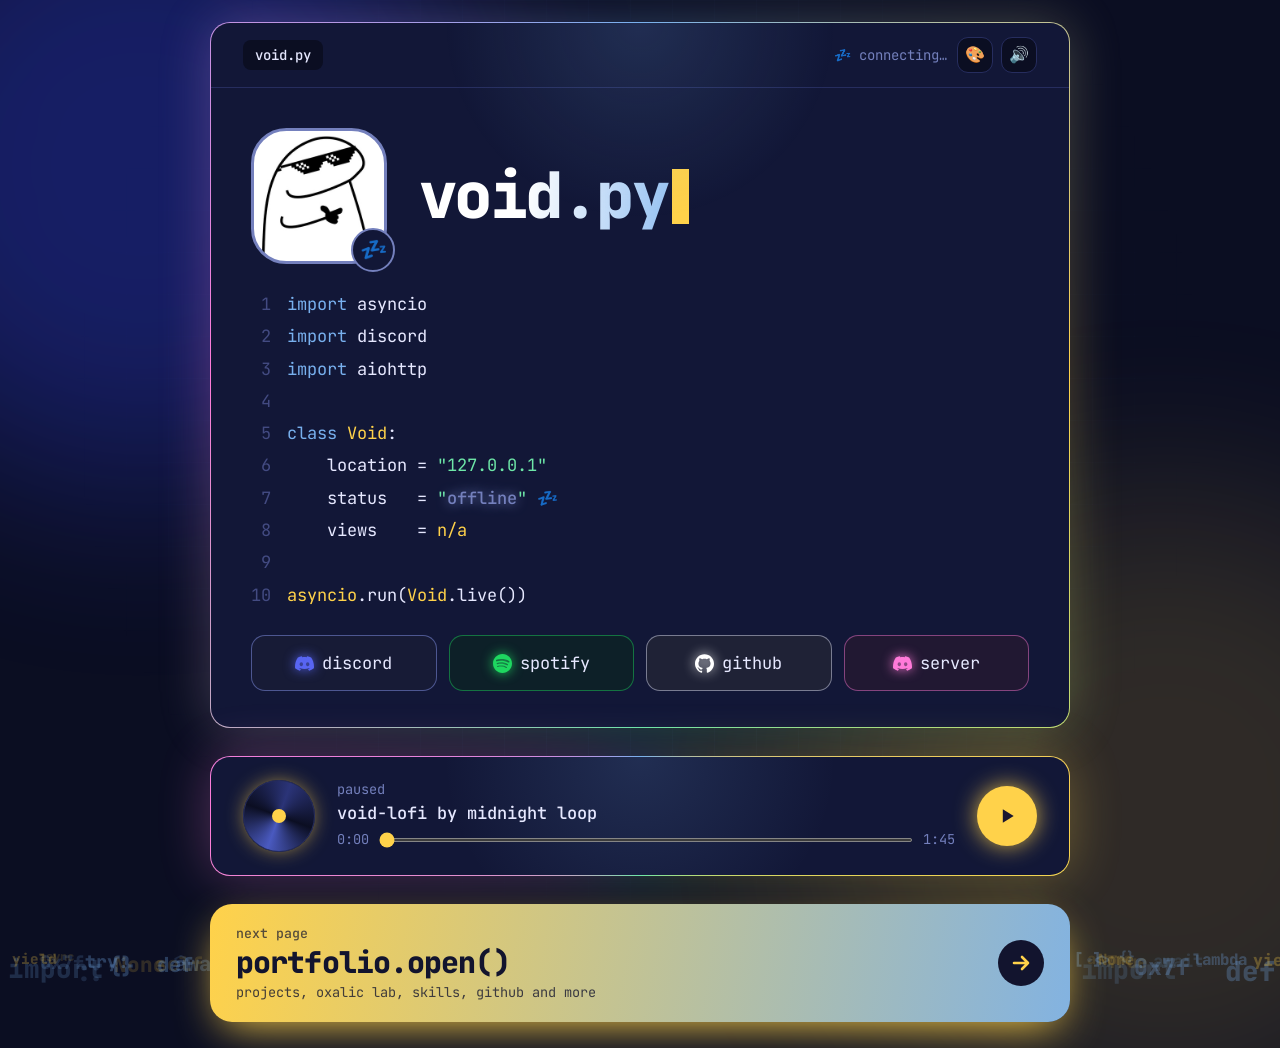
<file: index.html>
<!DOCTYPE html>
<html lang="en">
<head>
<meta charset="utf-8">
<meta name="viewport" content="width=device-width, initial-scale=1, viewport-fit=cover">
<title>void.py</title>
<meta name="description" content="void.py: asyncio, bots and late-night code.">
<link rel="icon" type="image/png" sizes="48x48" href="icons/favicon-48.png"><link rel="icon" type="image/png" sizes="192x192" href="icons/icon-192.png"><link rel="apple-touch-icon" href="icons/apple-touch-icon.png"><link rel="manifest" href="manifest.webmanifest"><meta name="theme-color" content="#0b0e22">
<link rel="stylesheet" href="https://fonts.googleapis.com/css2?family=JetBrains+Mono:wght@400;500;800&display=swap">
<link rel="stylesheet" href="shared.css">
<style>
@property --a{syntax:"<angle>";initial-value:0deg;inherits:false}
:root{--b1:#3446ff;--bg:#0b0e22;--panel:#121737;--line:#262d5e;--text:#e6e8ff;--dim:#7480bd;--blue:#78b0ee;--yellow:#ffd24a;--green:#6ee7a8;--st:#7480bd}
*{box-sizing:border-box;margin:0}
[hidden]{display:none!important}
html{background:var(--bg)}
body{min-height:100vh;min-height:100dvh;padding:max(22px,env(safe-area-inset-top)) 16px max(26px,env(safe-area-inset-bottom));display:flex;flex-direction:column;align-items:center;justify-content:center;gap:22px;font:400 15px/1.9 "JetBrains Mono",ui-monospace,Menlo,Consolas,monospace;color:var(--text);overflow-x:hidden}
body:before{content:"";position:fixed;inset:0;pointer-events:none;background:linear-gradient(rgba(120,176,238,.06) 1px,transparent 1px) 0 0/100% 42px,linear-gradient(90deg,rgba(120,176,238,.06) 1px,transparent 1px) 0 0/42px 100%;-webkit-mask-image:radial-gradient(circle at 50% 45%,#000,transparent 72%);mask-image:radial-gradient(circle at 50% 45%,#000,transparent 72%)}
.blob{position:fixed;width:50vmax;height:50vmax;border-radius:50%;filter:blur(100px);opacity:.3;pointer-events:none;animation:drift 20s ease-in-out infinite alternate}
.b1{background:var(--b1);left:-14vmax;top:-12vmax}.b2{background:var(--yellow);right:-16vmax;bottom:-18vmax;opacity:.15;animation-delay:-9s}
@keyframes drift{to{transform:translate(9vmax,7vmax) scale(1.18)}}
.g{position:fixed;top:105%;font-weight:800;pointer-events:none;white-space:nowrap;animation:up linear infinite}
@keyframes up{to{transform:translateY(-120vh) rotate(var(--r))}}
.card{position:relative;width:100%;max-width:860px;z-index:1}
.card:before{content:"";position:absolute;inset:0;border-radius:20px;background:conic-gradient(from var(--a),var(--blue),var(--yellow),#6ee7a8,#ff7ad9,var(--blue));filter:blur(26px);opacity:.3;animation:spin 8s linear infinite}
.win{position:relative;border:1px solid transparent;border-radius:20px;background:linear-gradient(var(--panel),var(--panel)) padding-box,conic-gradient(from var(--a),var(--blue),var(--yellow),#6ee7a8,#ff7ad9,var(--blue)) border-box;animation:spin 8s linear infinite}
@keyframes spin{to{--a:360deg}}
.win:after{content:"";position:absolute;inset:0;border-radius:inherit;pointer-events:none;background:radial-gradient(280px circle at var(--mx,50%) var(--my,0%),color-mix(in srgb,var(--blue) 15%,transparent),transparent 70%)}
.bar{display:flex;justify-content:space-between;align-items:center;padding:12px 20px;border-bottom:1px solid var(--line);color:var(--dim);font-size:.82em}
.bar b{font-weight:500;color:var(--text);padding:2px 12px;border-radius:8px;background:var(--bg)}
.tools{display:flex;align-items:center;gap:10px}
.toast{position:fixed;bottom:22px;left:50%;transform:translate(-50%,20px);background:var(--yellow);color:#1a1630;padding:8px 18px;border-radius:12px;font-size:12px;font-weight:500;opacity:0;transition:.3s;z-index:9;pointer-events:none;box-shadow:0 0 28px -4px var(--yellow)}.toast.show{opacity:1;transform:translate(-50%,0)}
.em{display:inline-block}
[data-s=online] .em{animation:pulse 1.4s ease-in-out infinite;filter:drop-shadow(0 0 6px #6ee7a8)}
[data-s=idle] .em{transform-origin:50% 0;animation:sway 2.4s ease-in-out infinite;filter:drop-shadow(0 0 6px #ffd24a)}
[data-s=dnd] .em{animation:shake 1.6s ease-in-out infinite;filter:drop-shadow(0 0 6px #ff4d6a)}
[data-s=offline] .em{animation:zz 3s ease-in-out infinite}
@keyframes pulse{50%{transform:scale(1.3)}}@keyframes sway{50%{transform:rotate(18deg)}0%,100%{transform:rotate(-18deg)}}
@keyframes shake{0%,70%,100%{transform:none}75%{transform:translateX(-3px) rotate(-8deg)}85%{transform:translateX(3px) rotate(8deg)}}
@keyframes zz{50%{transform:translateY(-5px);opacity:.5}}
.hero{display:flex;gap:20px;align-items:center;padding:28px 24px 10px}
.avw{position:relative;flex:none}
.av{width:96px;height:96px;border-radius:26%;background:#fff url(pfp.jpg) center/cover;border:3px solid var(--st);transition:border-color .4s;animation:ring 2.4s ease-out infinite}
@keyframes ring{0%{box-shadow:0 0 0 0 color-mix(in srgb,var(--st) 60%,transparent)}100%{box-shadow:0 0 0 18px transparent}}
.badge{position:absolute;right:-8px;bottom:-8px;width:36px;height:36px;border-radius:50%;display:grid;place-items:center;background:var(--panel);border:2px solid var(--st);font-size:18px;line-height:1}
h1{font-size:clamp(34px,10vw,64px);font-weight:800;line-height:1.05;letter-spacing:-.04em;background:linear-gradient(100deg,#fff 20%,var(--blue) 55%,var(--yellow));background-size:200% 100%;-webkit-background-clip:text;background-clip:text;color:transparent;animation:sheen 6s ease-in-out infinite alternate}
@keyframes sheen{to{background-position:100% 0}}
h1 i{display:inline-block;width:.45ch;height:.85em;margin-left:5px;background:var(--yellow);vertical-align:-.08em;animation:b 1.1s steps(1) infinite;-webkit-text-fill-color:initial}
@keyframes b{50%{opacity:0}}
.code{counter-reset:l;padding:12px 0 14px}
.ln{display:block;padding-right:20px;white-space:pre-wrap;overflow-wrap:anywhere;animation:ty .55s steps(26) calc(var(--i)*.16s + .2s) backwards}
@keyframes ty{from{clip-path:inset(0 100% 0 0)}to{clip-path:inset(0 0 0 0)}}
.ln:before{counter-increment:l;content:counter(l);display:inline-block;width:48px;padding-right:16px;text-align:right;color:#434b82}
.k{color:var(--blue)}.s{color:var(--green)}.n{color:var(--yellow)}.c{color:var(--dim)}
#st{color:var(--st);font-weight:500;text-shadow:0 0 12px var(--st)}
.links{display:grid;grid-template-columns:repeat(2,1fr);gap:12px;padding:8px 24px 26px}
.links a{--c:#8ea1ff;position:relative;overflow:hidden;text-align:center;padding:11px 10px;border-radius:14px;color:var(--text);text-decoration:none;border:1px solid color-mix(in srgb,var(--c) 45%,transparent);background:color-mix(in srgb,var(--c) 9%,var(--bg));transition:transform .25s,box-shadow .25s,border-color .25s;animation:rise .6s 1.7s backwards,glow 3.2s ease-in-out 2.4s infinite}
.links a:nth-child(2){--c:#1ed760;animation-delay:1.8s,2.9s}.links a:nth-child(3){--c:#e6e8ff;animation-delay:1.9s,3.4s}.links a:nth-child(4){--c:#ff7ad9;animation-delay:2s,3.9s}
@keyframes rise{from{opacity:0;transform:translateY(14px)}}@keyframes glow{50%{box-shadow:0 0 20px -3px var(--c)}}
.links a:hover,.links a:focus-visible{outline:0;transform:translateY(-4px);border-color:var(--c);box-shadow:0 10px 30px -6px var(--c)}
.links a:active{transform:scale(.96)}
.links a:after{content:"";position:absolute;top:0;left:-70%;width:45%;height:100%;background:linear-gradient(100deg,transparent,rgba(255,255,255,.28),transparent);transform:skewX(-20deg);transition:left .7s}
.links a:hover:after{left:130%}
.ic{display:inline-block;width:19px;height:19px;fill:currentColor;vertical-align:-4px;margin-right:8px;transition:transform .3s,filter .3s;filter:drop-shadow(0 0 6px currentColor)}.links a:hover .ic{transform:rotate(-16deg) scale(1.35)}
.player .in{display:flex;align-items:center;gap:16px;padding:18px 20px;position:relative;z-index:1}
.player canvas{position:absolute;left:0;bottom:0;width:100%;height:46px;opacity:.55;border-radius:0 0 20px 20px;pointer-events:none}
.disc{flex:none;width:60px;height:60px;border-radius:50%;background:conic-gradient(from 20deg,#2b3478,#0b0e22,#4a5ac0,#0b0e22,#2b3478);border:1px solid var(--line);position:relative;box-shadow:0 0 22px -6px var(--yellow)}
.disc:after{content:"";position:absolute;inset:40%;border-radius:50%;background:var(--yellow)}
.playing .disc{animation:sp 4s linear infinite}@keyframes sp{to{transform:rotate(1turn)}}
.mid{flex:1;min-width:0}.mid small{display:block;color:var(--dim);font-size:.8em;line-height:1.5}
.mid strong{display:block;font-weight:500;white-space:nowrap;overflow:hidden;text-overflow:ellipsis;line-height:1.6}
.seek{display:flex;gap:10px;align-items:center;color:var(--dim);font-size:.8em}
input[type=range]{flex:1;min-width:0;accent-color:var(--yellow);height:4px}
#pp{flex:none;width:52px;height:52px;border-radius:50%;border:0;background:var(--yellow);color:#1a1630;cursor:pointer;display:grid;place-items:center;box-shadow:0 0 24px -2px var(--yellow);transition:transform .2s;animation:beat 1.8s ease-in-out infinite}
.playing #pp{animation:none}#pp:hover{transform:scale(1.1)}#pp:active{transform:scale(.92)}
#pp:focus-visible{outline:2px solid var(--text);outline-offset:3px}
@keyframes beat{50%{box-shadow:0 0 0 12px color-mix(in srgb,var(--yellow) 14%,transparent),0 0 30px 2px var(--yellow)}}
#pp svg{width:20px;height:20px;fill:currentColor}
.cta{position:relative;z-index:1;width:100%;max-width:860px;display:flex;align-items:center;justify-content:space-between;gap:16px;padding:20px 26px;border-radius:22px;color:#12142e;text-decoration:none;overflow:hidden;background:linear-gradient(100deg,var(--yellow),var(--blue),var(--yellow));background-size:220% 100%;animation:flow 6s linear infinite,rise .7s 2.6s backwards;box-shadow:0 14px 44px -12px var(--yellow);transition:transform .25s,box-shadow .25s}
@keyframes flow{to{background-position:220% 0}}
.cta:hover,.cta:focus-visible{outline:0;transform:translateY(-5px) scale(1.01);box-shadow:0 20px 56px -10px var(--yellow)}.cta:active{transform:scale(.97)}
.cta:after{content:"";position:absolute;top:0;left:-60%;width:40%;height:100%;background:linear-gradient(100deg,transparent,rgba(255,255,255,.45),transparent);transform:skewX(-20deg);animation:shine 3.8s ease-in-out 3.2s infinite}@keyframes shine{0%{left:-60%}35%,100%{left:140%}}
.cta small{display:block;font-size:.78em;font-weight:500;opacity:.7;line-height:1.5}.cta b{display:block;font-size:clamp(20px,5.2vw,30px);font-weight:800;letter-spacing:-.03em;line-height:1.2}.cta em{display:block;font-style:normal;font-size:.8em;opacity:.78;line-height:1.5;margin-top:2px}
.cta svg{flex:none;width:46px;height:46px;padding:11px;border-radius:50%;background:#12142e;color:var(--yellow);animation:nudge 1.5s ease-in-out infinite}@keyframes nudge{50%{transform:translateX(7px)}}
@keyframes rise{from{opacity:0;transform:translateY(16px)}}
body{transition:opacity .35s,transform .35s}body.leave{opacity:0;transform:scale(.97) translateY(-12px)}
@media(min-width:900px){body{font-size:17px;gap:28px}.hero{padding:40px 40px 12px;gap:32px}.av{width:136px;height:136px}.badge{width:44px;height:44px;font-size:22px}.ln:before{width:60px}.links{grid-template-columns:repeat(4,1fr);padding:10px 40px 36px}.bar{padding:14px 32px}.player .in{padding:22px 32px;gap:22px}.disc{width:72px;height:72px}#pp{width:60px;height:60px}}
@media(prefers-reduced-motion:reduce){*,*:before,*:after{animation:none!important;transition:none!important}}
</style>
</head>
<body data-s="offline">
<svg width="0" height="0" style="position:absolute" aria-hidden="true"><defs>
<symbol id="i-dc" viewBox="0 0 24 24"><path d="M20.317 4.3698a19.7913 19.7913 0 00-4.8851-1.5152.0741.0741 0 00-.0785.0371c-.211.3753-.4447.8648-.6083 1.2495-1.8447-.2762-3.68-.2762-5.4868 0-.1636-.3933-.4058-.8742-.6177-1.2495a.077.077 0 00-.0785-.037 19.7363 19.7363 0 00-4.8852 1.515.0699.0699 0 00-.0321.0277C.5334 9.0458-.319 13.5799.0992 18.0578a.0824.0824 0 00.0312.0561c2.0528 1.5076 4.0413 2.4228 5.9929 3.0294a.0777.0777 0 00.0842-.0276c.4616-.6304.8731-1.2952 1.226-1.9942a.076.076 0 00-.0416-.1057c-.6528-.2476-1.2743-.5495-1.8722-.8923a.077.077 0 01-.0076-.1277c.1258-.0943.2517-.1923.3718-.2914a.0743.0743 0 01.0776-.0105c3.9278 1.7933 8.18 1.7933 12.0614 0a.0739.0739 0 01.0785.0095c.1202.099.246.1981.3728.2924a.077.077 0 01-.0066.1276 12.2986 12.2986 0 01-1.873.8914.0766.0766 0 00-.0407.1067c.3604.698.7719 1.3628 1.225 1.9932a.076.076 0 00.0842.0286c1.961-.6067 3.9495-1.5219 6.0023-3.0294a.077.077 0 00.0313-.0552c.5004-5.177-.8382-9.6739-3.5485-13.6604a.061.061 0 00-.0312-.0286zM8.02 15.3312c-1.1825 0-2.1569-1.0857-2.1569-2.419 0-1.3332.9555-2.4189 2.157-2.4189 1.2108 0 2.1757 1.0952 2.1568 2.419 0 1.3332-.9555 2.4189-2.1569 2.4189zm7.9748 0c-1.1825 0-2.1569-1.0857-2.1569-2.419 0-1.3332.9554-2.4189 2.1569-2.4189 1.2108 0 2.1757 1.0952 2.1568 2.419 0 1.3332-.946 2.4189-2.1568 2.4189Z"/></symbol>
<symbol id="i-sp" viewBox="0 0 24 24"><path d="M12 0C5.4 0 0 5.4 0 12s5.4 12 12 12 12-5.4 12-12S18.66 0 12 0zm5.521 17.34c-.24.359-.66.48-1.021.24-2.82-1.74-6.36-2.101-10.561-1.141-.418.122-.779-.179-.899-.539-.12-.421.18-.78.54-.9 4.56-1.021 8.52-.6 11.64 1.32.42.18.479.659.301 1.02zm1.44-3.3c-.301.42-.841.6-1.262.3-3.239-1.98-8.159-2.58-11.939-1.38-.479.12-1.02-.12-1.14-.6-.12-.48.12-1.021.6-1.141C9.6 9.9 15 10.561 18.72 12.84c.361.181.54.78.241 1.2zm.12-3.36C15.24 8.4 8.82 8.16 5.16 9.301c-.6.179-1.2-.181-1.38-.721-.18-.601.18-1.2.72-1.381 4.26-1.26 11.28-1.02 15.721 1.621.539.3.719 1.02.419 1.56-.299.421-1.02.599-1.559.3z"/></symbol>
<symbol id="i-gh" viewBox="0 0 24 24"><path d="M12 .297c-6.63 0-12 5.373-12 12 0 5.303 3.438 9.8 8.205 11.385.6.113.82-.258.82-.577 0-.285-.01-1.04-.015-2.04-3.338.724-4.042-1.61-4.042-1.61C4.422 18.07 3.633 17.7 3.633 17.7c-1.087-.744.084-.729.084-.729 1.205.084 1.838 1.236 1.838 1.236 1.07 1.835 2.809 1.305 3.495.998.108-.776.417-1.305.76-1.605-2.665-.3-5.466-1.332-5.466-5.93 0-1.31.465-2.38 1.235-3.22-.135-.303-.54-1.523.105-3.176 0 0 1.005-.322 3.3 1.23.96-.267 1.98-.399 3-.405 1.02.006 2.04.138 3 .405 2.28-1.552 3.285-1.23 3.285-1.23.645 1.653.24 2.873.12 3.176.765.84 1.23 1.91 1.23 3.22 0 4.61-2.805 5.625-5.475 5.92.42.36.81 1.096.81 2.22 0 1.606-.015 2.896-.015 3.286 0 .315.21.69.825.57C20.565 22.092 24 17.592 24 12.297c0-6.627-5.373-12-12-12"/></symbol>
</defs></svg>
<div class="blob b1"></div><div class="blob b2"></div>
<div class="card"><main class="win">
  <div class="bar"><b>void.py</b><span class="tools"><span id="pill"><span class="em">💤</span> connecting…</span><span data-tools></span></span></div><div class="toast" id="toast"></div>
  <div class="hero">
    <div class="avw"><div class="av" role="img" aria-label="void.py profile picture"></div><div class="badge"><span class="em" id="badge">💤</span></div></div>
    <h1>void.py<i></i></h1>
  </div>
  <div class="code">
    <span class="ln"><span class="k">import</span> asyncio</span>
    <span class="ln"><span class="k">import</span> discord</span>
    <span class="ln"><span class="k">import</span> aiohttp</span>
    <span class="ln"> </span>
    <span class="ln"><span class="k">class</span> <span class="n">Void</span>:</span>
    <span class="ln">    location = <span class="s">"127.0.0.1"</span></span>
    <span class="ln">    status   = <span class="s">"<span id="st">offline</span>"</span> <span class="em" id="em2">💤</span></span>
    <span class="ln">    views    = <span class="n" id="views">…</span></span>
    <span class="ln" id="act" hidden></span>
    <span class="ln"> </span>
    <span class="ln"><span class="n">asyncio</span>.run(<span class="n">Void</span>.live())</span>
  </div>
  <nav class="links" aria-label="Links">
    <a id="lDiscord" href="#" target="_blank" rel="noopener"><svg class="ic" style="color:#5865F2" aria-hidden="true"><use href="#i-dc"/></svg>discord</a>
    <a id="lSpotify" href="#" target="_blank" rel="noopener"><svg class="ic" style="color:#1ed760" aria-hidden="true"><use href="#i-sp"/></svg>spotify</a>
    <a id="lGit" href="#" target="_blank" rel="noopener"><svg class="ic" style="color:#ffffff" aria-hidden="true"><use href="#i-gh"/></svg>github</a>
    <a id="lServer" href="#" target="_blank" rel="noopener"><svg class="ic" style="color:#ff7ad9" aria-hidden="true"><use href="#i-dc"/></svg>server</a>
  </nav>
</main></div>

<div class="card" style="max-width:860px"><section class="win player" id="player" aria-label="Music player">
  <div class="in">
    <div class="disc"></div>
    <div class="mid"><small id="state">paused</small><strong id="title"></strong>
      <div class="seek"><span id="cur">0:00</span><input id="bar" data-music-ui type="range" min="0" max="100" step="0.1" value="0" aria-label="Seek"><span id="dur">0:00</span></div></div>
    <button id="pp" aria-label="Play" data-music-ui><svg viewBox="0 0 24 24"><path id="ico" d="M7 4l13 8-13 8z"/></svg></button>
  </div>
  <canvas id="viz"></canvas>
</section></div>
<a class="cta" id="goPortfolio" href="portfolio/index.html"><span><small>next page</small><b>portfolio.open()</b><em>projects, oxalic lab, skills, github and more</em></span><svg viewBox="0 0 24 24" fill="none" stroke="currentColor" stroke-width="2.6" stroke-linecap="round" stroke-linejoin="round" aria-hidden="true"><path d="M5 12h14M13 6l6 6-6 6"/></svg></a>

<script src="shared.js"></script>
<script src="front.js"></script>
</body>
</html>
</file>
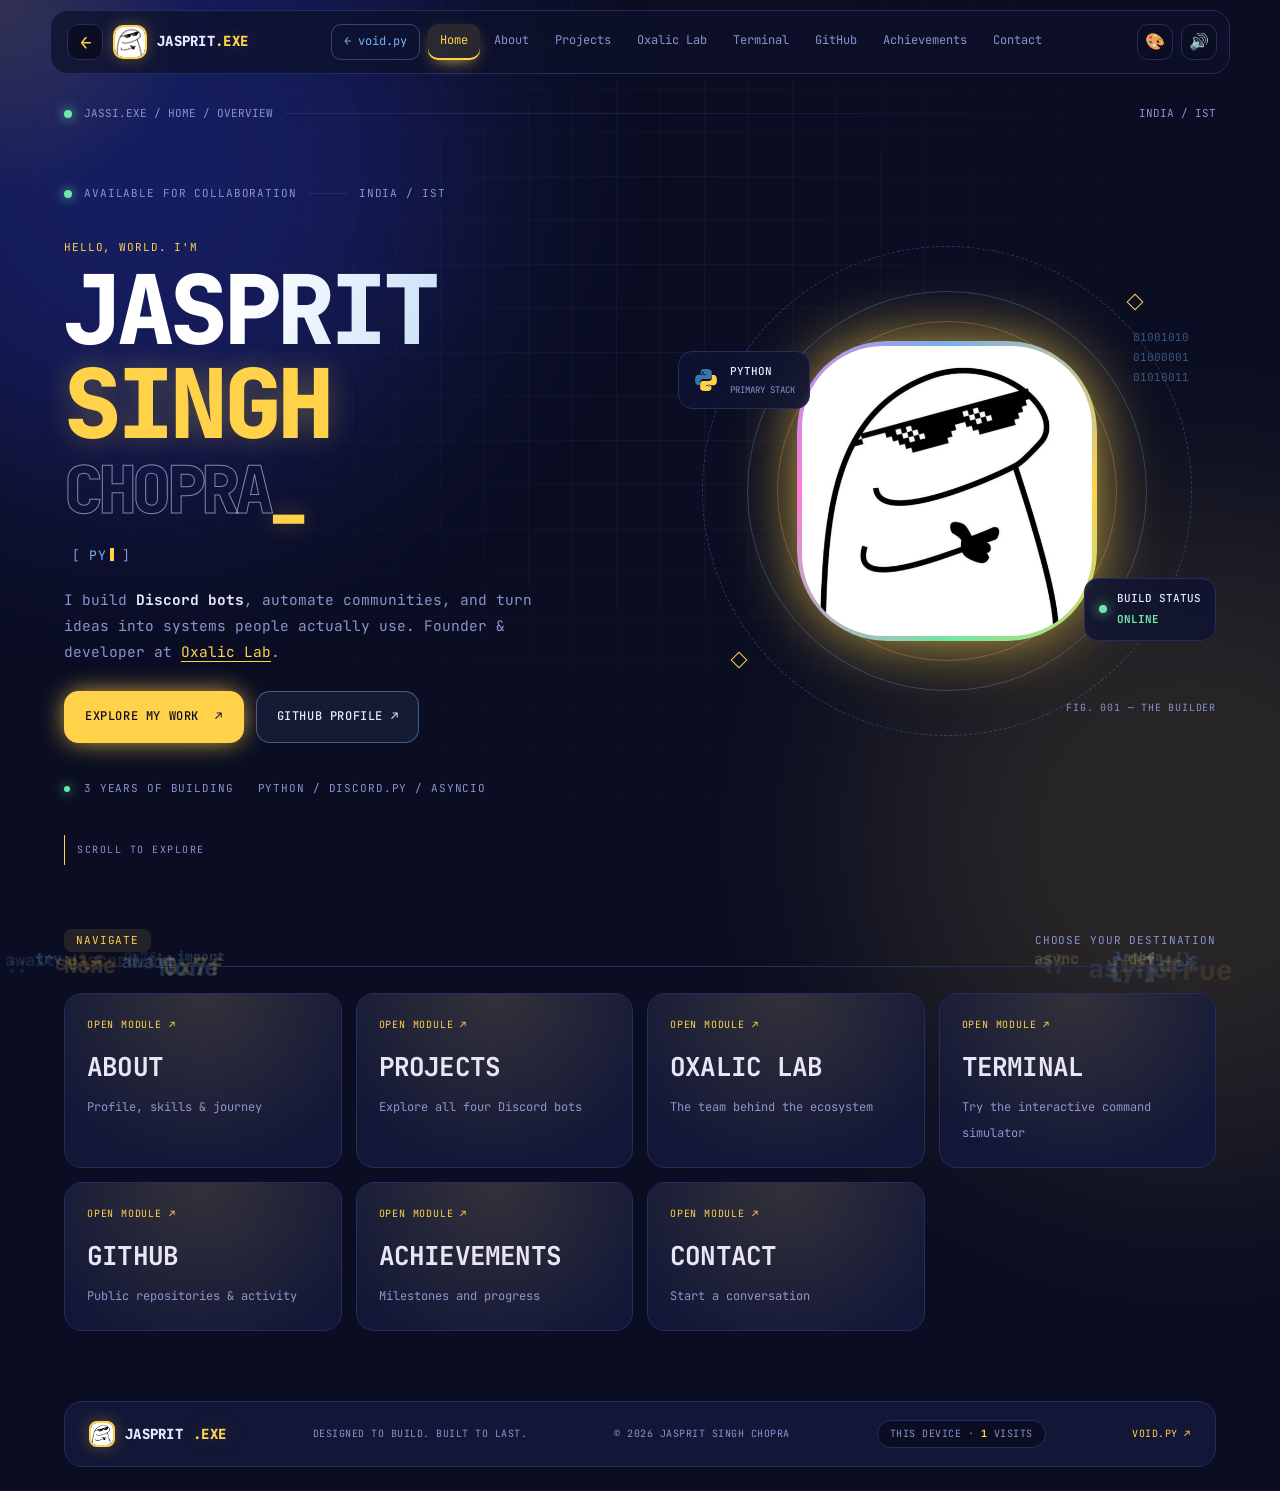
<file: portfolio/index.html>
<!doctype html><html lang="en"><head><meta charset="utf-8"><meta name="viewport" content="width=device-width,initial-scale=1"><meta name="theme-color" content="#0b0e22"><meta name="description" content="Jasprit — Python Discord bot developer and Oxalic Lab founder."><title>Jasprit.exe — HOME / OVERVIEW</title><link rel="preconnect" href="https://fonts.googleapis.com"><link rel="preconnect" href="https://fonts.gstatic.com" crossorigin><link href="https://fonts.googleapis.com/css2?family=JetBrains+Mono:wght@400;500;800&display=swap" rel="stylesheet"><link rel="stylesheet" href="style.css"><link rel="stylesheet" href="../shared.css"><link rel="icon" href="assets/jasprit-avatar.jpg"></head><body>
<div class="noise"></div><div class="scanlines"></div><div class="cursor-glow" id="cursorGlow"></div>
<div class="loader" id="loader"><div class="loader-mark">J<span>.</span></div><div class="loader-label">INITIALIZING JASSI.EXE<span class="dots">...</span></div><div class="loader-track"><i id="loaderBar"></i></div><div class="loader-percent" id="loaderPercent">00%</div></div>
<header class="topbar"><div class="tb-left"><a class="back-btn" data-back href="../index.html" aria-label="Go back" title="Back">←</a><a class="brand" href="index.html"><img src="assets/jasprit-avatar.jpg" alt="Jasprit profile"><span>JASPRIT<span class="accent">.EXE</span></span></a></div><nav id="nav"><a class="back-void" href="../index.html">← void.py</a><a href="index.html" aria-current="page">Home</a><a href="about.html">About</a><a href="projects.html">Projects</a><a href="lab.html">Oxalic Lab</a><a href="terminal.html">Terminal</a><a href="github.html">GitHub</a><a href="achievements.html">Achievements</a><a href="contact.html">Contact</a></nav><div class="top-actions"><span data-tools></span><button class="menu-btn" id="menuBtn" aria-label="Open menu">☰</button></div></header>
<main class="page-main"><div class="page-kicker"><span class="live-dot"></span> JASSI.EXE / HOME / OVERVIEW <span class="page-kicker-line"></span><span>INDIA / IST</span></div><section class="hero section-wrap" id="home">
<div class="hero-copy">
<div class="eyebrow"><span class="live-dot"></span> AVAILABLE FOR COLLABORATION <span class="eyebrow-line"></span> <span>INDIA / IST</span></div>
<p class="pretitle">HELLO, WORLD. I'M</p>
<h1><span class="h1-a">JASPRIT</span><span class="glitch" data-text="SINGH">SINGH</span><span class="h1-outline">CHOPRA<span class="accent">_</span></span></h1>
<div class="role-line"><span class="role-bracket">[</span><span id="roleText">PYTHON DEVELOPER</span><span class="role-bracket">]</span></div>
<p class="hero-desc">I build <b>Discord bots</b>, automate communities, and turn ideas into systems people actually use. Founder &amp; developer at <a href="https://oxalic.xyz/discord" rel="noreferrer" target="_blank">Oxalic Lab</a>.</p>
<div class="hero-actions"><a class="btn btn-primary" href="projects.html">EXPLORE MY WORK <span>↗</span></a><a class="btn btn-ghost" href="https://github.com/Jasprit01" rel="noreferrer" target="_blank">GITHUB PROFILE ↗</a></div>
<div class="hero-foot"><span><i class="tiny-dot"></i> 3 YEARS OF BUILDING</span><span>PYTHON / DISCORD.PY / ASYNCIO</span></div>
</div>
<div class="hero-visual">
<div class="orbit orbit-one"></div><div class="orbit orbit-two"></div><div class="orbit orbit-three"></div>
<div class="crosshair cross-a"></div><div class="crosshair cross-b"></div>
<div class="avatar-frame"><div class="avatar-corner tl"></div><div class="avatar-corner tr"></div><div class="avatar-corner bl"></div><div class="avatar-corner br"></div><img alt="Jasprit" src="assets/jasprit-avatar.jpg"/></div>
<div class="float-card card-python"><img alt="Python" src="assets/python-logo.svg"/><span>PYTHON</span><small>PRIMARY STACK</small></div>
<div class="float-card card-status"><i class="live-dot"></i><span>BUILD STATUS</span><b>ONLINE</b></div>
<div class="visual-code">01001010<br/>01000001<br/>01010011</div>
<div class="visual-index">FIG. 001 — THE BUILDER</div>
</div>
<div class="scroll-cue"><span></span> SCROLL TO EXPLORE</div>
</section><section class="section-wrap home-hub"><div class="section-head"><span class="section-no">NAVIGATE</span><span class="section-kicker">CHOOSE YOUR DESTINATION</span></div><div class="hub-grid"><a class="hub-card" href="about.html"><span>OPEN MODULE ↗</span><b>ABOUT</b><small>Profile, skills & journey</small></a><a class="hub-card" href="projects.html"><span>OPEN MODULE ↗</span><b>PROJECTS</b><small>Explore all four Discord bots</small></a><a class="hub-card" href="lab.html"><span>OPEN MODULE ↗</span><b>OXALIC LAB</b><small>The team behind the ecosystem</small></a><a class="hub-card" href="terminal.html"><span>OPEN MODULE ↗</span><b>TERMINAL</b><small>Try the interactive command simulator</small></a><a class="hub-card" href="github.html"><span>OPEN MODULE ↗</span><b>GITHUB</b><small>Public repositories & activity</small></a><a class="hub-card" href="achievements.html"><span>OPEN MODULE ↗</span><b>ACHIEVEMENTS</b><small>Milestones and progress</small></a><a class="hub-card" href="contact.html"><span>OPEN MODULE ↗</span><b>CONTACT</b><small>Start a conversation</small></a></div></section></main><footer><a class="footer-brand" href="index.html"><img src="assets/jasprit-avatar.jpg" alt=""> JASPRIT<span class="accent">.EXE</span></a><span>DESIGNED TO BUILD. BUILT TO LAST.</span><span>© 2026 JASPRIT SINGH CHOPRA</span><span class="visit-chip">THIS DEVICE · <b id="visitCount">—</b> VISITS</span><a class="footer-home" href="../index.html">VOID.PY ↗</a></footer><div class="toast" id="toast">SYSTEM READY ✦</div><div class="sound-hint" id="soundHint">SOUND ENABLED · USE THE SPEAKER TO MUTE</div>
<div class="command-palette" id="commandPalette" aria-hidden="true"><div class="palette-backdrop" data-palette-close></div><div class="palette-box"><div class="palette-top"><span>JASPRIT COMMAND DECK</span><kbd>ESC</kbd></div><input id="paletteInput" placeholder="Search pages and actions…" autocomplete="off"><div class="palette-results" id="paletteResults"></div><p>Navigate instantly · Ctrl / ⌘ + K</p></div></div>

<script src="../shared.js"></script><script src="script.js"></script><script src="fx.js"></script></body></html>
</file>
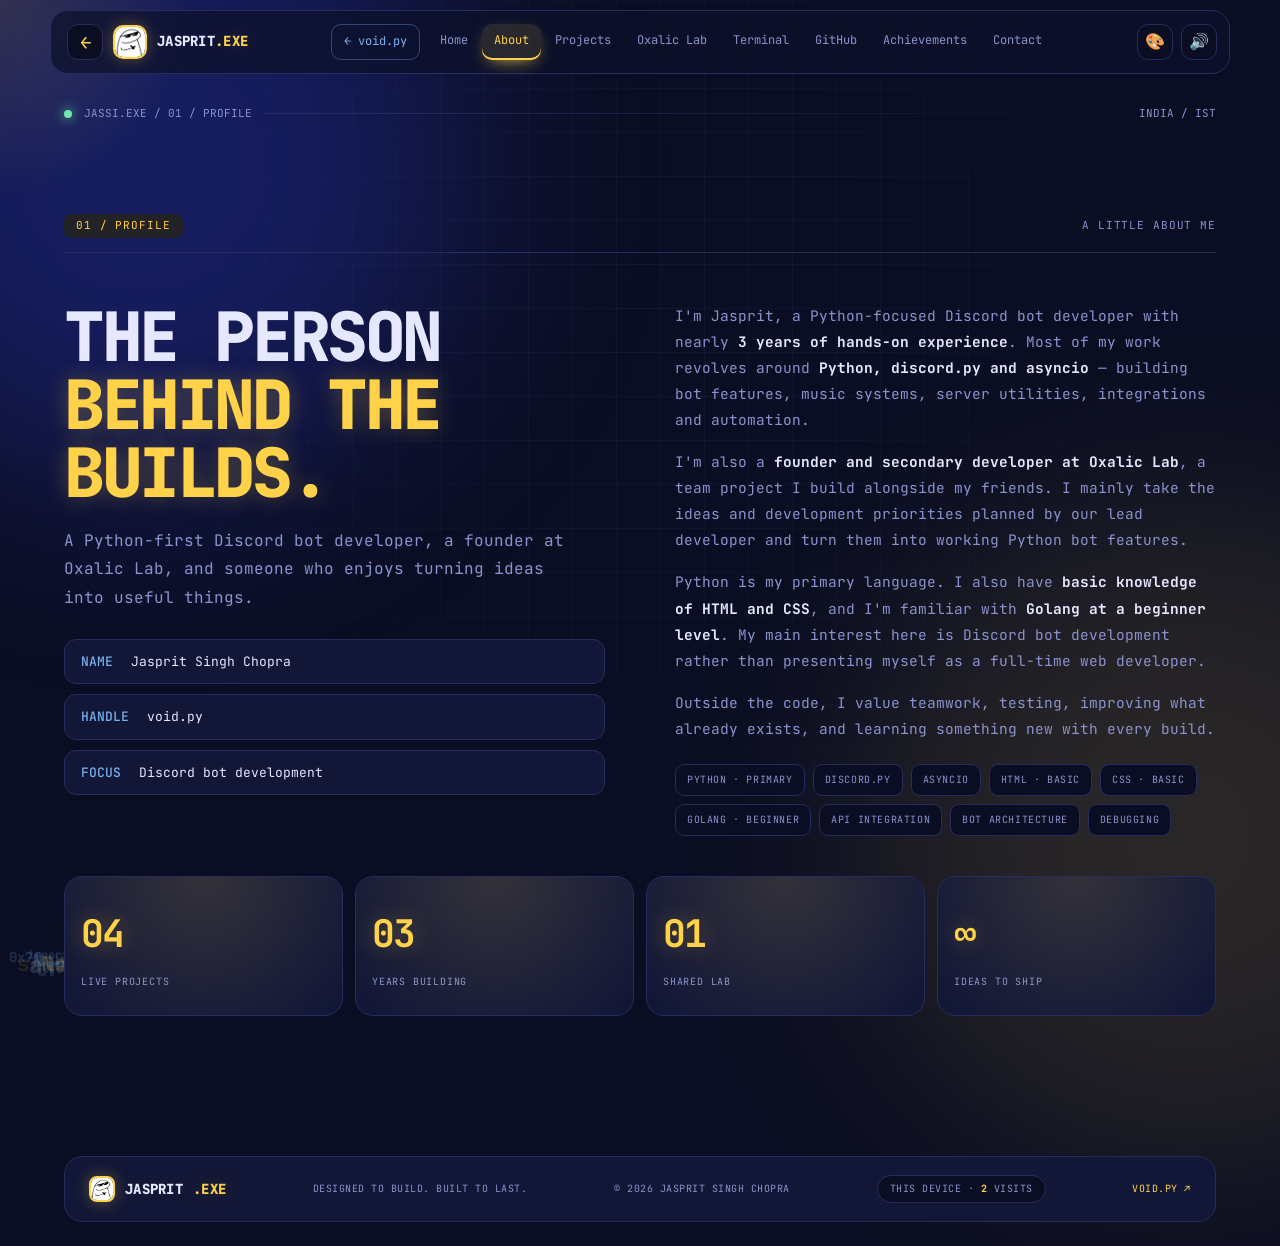
<file: portfolio/about.html>
<!doctype html><html lang="en"><head><meta charset="utf-8"><meta name="viewport" content="width=device-width,initial-scale=1"><meta name="theme-color" content="#0b0e22"><meta name="description" content="Jasprit — Python Discord bot developer and Oxalic Lab founder."><title>Jasprit.exe — 01 / PROFILE</title><link rel="preconnect" href="https://fonts.googleapis.com"><link rel="preconnect" href="https://fonts.gstatic.com" crossorigin><link href="https://fonts.googleapis.com/css2?family=JetBrains+Mono:wght@400;500;800&display=swap" rel="stylesheet"><link rel="stylesheet" href="style.css"><link rel="stylesheet" href="../shared.css"><link rel="icon" href="assets/jasprit-avatar.jpg"></head><body>
<div class="noise"></div><div class="scanlines"></div><div class="cursor-glow" id="cursorGlow"></div>
<div class="loader" id="loader"><div class="loader-mark">J<span>.</span></div><div class="loader-label">INITIALIZING JASSI.EXE<span class="dots">...</span></div><div class="loader-track"><i id="loaderBar"></i></div><div class="loader-percent" id="loaderPercent">00%</div></div>
<header class="topbar"><div class="tb-left"><a class="back-btn" data-back href="index.html" aria-label="Go back" title="Back">←</a><a class="brand" href="index.html"><img src="assets/jasprit-avatar.jpg" alt="Jasprit profile"><span>JASPRIT<span class="accent">.EXE</span></span></a></div><nav id="nav"><a class="back-void" href="../index.html">← void.py</a><a href="index.html">Home</a><a href="about.html" aria-current="page">About</a><a href="projects.html">Projects</a><a href="lab.html">Oxalic Lab</a><a href="terminal.html">Terminal</a><a href="github.html">GitHub</a><a href="achievements.html">Achievements</a><a href="contact.html">Contact</a></nav><div class="top-actions"><span data-tools></span><button class="menu-btn" id="menuBtn" aria-label="Open menu">☰</button></div></header>
<main class="page-main"><div class="page-kicker"><span class="live-dot"></span> JASSI.EXE / 01 / PROFILE <span class="page-kicker-line"></span><span>INDIA / IST</span></div><section class="section-wrap about-section" id="about">
<div class="section-head"><span class="section-no">01 / PROFILE</span><span class="section-kicker">A LITTLE ABOUT ME</span></div>
<div class="about-grid"><div><h2>THE PERSON<br/><span class="accent">BEHIND THE BUILDS.</span></h2><p class="lead">A Python-first Discord bot developer, a founder at Oxalic Lab, and someone who enjoys turning ideas into useful things.</p><div class="about-facts"><span><b>NAME</b> Jasprit Singh Chopra</span><span><b>HANDLE</b> void.py</span><span><b>FOCUS</b> Discord bot development</span></div></div>
<div class="about-copy"><p>I'm Jasprit, a Python-focused Discord bot developer with nearly <b>3 years of hands-on experience</b>. Most of my work revolves around <b>Python, discord.py and asyncio</b> — building bot features, music systems, server utilities, integrations and automation.</p><p>I'm also a <b>founder and secondary developer at Oxalic Lab</b>, a team project I build alongside my friends. I mainly take the ideas and development priorities planned by our lead developer and turn them into working Python bot features.</p><p>Python is my primary language. I also have <b>basic knowledge of HTML and CSS</b>, and I'm familiar with <b>Golang at a beginner level</b>. My main interest here is Discord bot development rather than presenting myself as a full-time web developer.</p><p>Outside the code, I value teamwork, testing, improving what already exists, and learning something new with every build.</p><div class="skill-pills"><span>PYTHON · PRIMARY</span><span>DISCORD.PY</span><span>ASYNCIO</span><span>HTML · BASIC</span><span>CSS · BASIC</span><span>GOLANG · BEGINNER</span><span>API INTEGRATION</span><span>BOT ARCHITECTURE</span><span>DEBUGGING</span></div></div></div>
<div class="stats-row"><div><strong data-count="4">04</strong><span>LIVE PROJECTS</span></div><div><strong data-count="3">03</strong><span>YEARS BUILDING</span></div><div><strong>01</strong><span>SHARED LAB</span></div><div><strong>∞</strong><span>IDEAS TO SHIP</span></div></div>
</section></main><footer><a class="footer-brand" href="index.html"><img src="assets/jasprit-avatar.jpg" alt=""> JASPRIT<span class="accent">.EXE</span></a><span>DESIGNED TO BUILD. BUILT TO LAST.</span><span>© 2026 JASPRIT SINGH CHOPRA</span><span class="visit-chip">THIS DEVICE · <b id="visitCount">—</b> VISITS</span><a class="footer-home" href="../index.html">VOID.PY ↗</a></footer><div class="toast" id="toast">SYSTEM READY ✦</div><div class="sound-hint" id="soundHint">SOUND ENABLED · USE THE SPEAKER TO MUTE</div>
<div class="command-palette" id="commandPalette" aria-hidden="true"><div class="palette-backdrop" data-palette-close></div><div class="palette-box"><div class="palette-top"><span>JASPRIT COMMAND DECK</span><kbd>ESC</kbd></div><input id="paletteInput" placeholder="Search pages and actions…" autocomplete="off"><div class="palette-results" id="paletteResults"></div><p>Navigate instantly · Ctrl / ⌘ + K</p></div></div>

<script src="../shared.js"></script><script src="script.js"></script><script src="fx.js"></script></body></html>
</file>
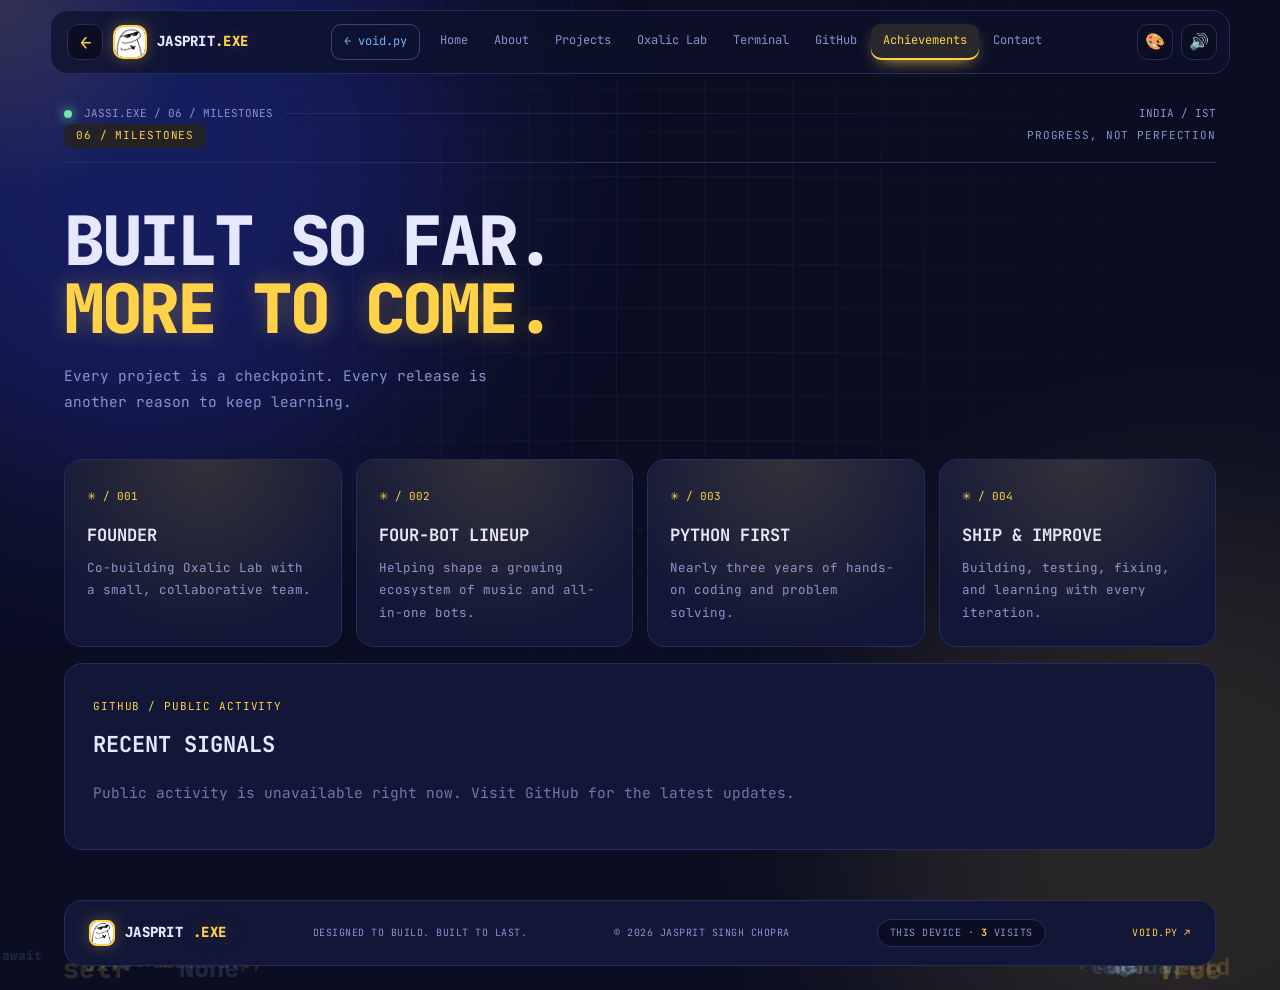
<file: portfolio/achievements.html>
<!doctype html><html lang="en"><head><meta charset="utf-8"><meta name="viewport" content="width=device-width,initial-scale=1"><meta name="theme-color" content="#0b0e22"><meta name="description" content="Jasprit — Python Discord bot developer and Oxalic Lab founder."><title>Jasprit.exe — 06 / MILESTONES</title><link rel="preconnect" href="https://fonts.googleapis.com"><link rel="preconnect" href="https://fonts.gstatic.com" crossorigin><link href="https://fonts.googleapis.com/css2?family=JetBrains+Mono:wght@400;500;800&display=swap" rel="stylesheet"><link rel="stylesheet" href="style.css"><link rel="stylesheet" href="../shared.css"><link rel="icon" href="assets/jasprit-avatar.jpg"></head><body>
<div class="noise"></div><div class="scanlines"></div><div class="cursor-glow" id="cursorGlow"></div>
<div class="loader" id="loader"><div class="loader-mark">J<span>.</span></div><div class="loader-label">INITIALIZING JASSI.EXE<span class="dots">...</span></div><div class="loader-track"><i id="loaderBar"></i></div><div class="loader-percent" id="loaderPercent">00%</div></div>
<header class="topbar"><div class="tb-left"><a class="back-btn" data-back href="index.html" aria-label="Go back" title="Back">←</a><a class="brand" href="index.html"><img src="assets/jasprit-avatar.jpg" alt="Jasprit profile"><span>JASPRIT<span class="accent">.EXE</span></span></a></div><nav id="nav"><a class="back-void" href="../index.html">← void.py</a><a href="index.html">Home</a><a href="about.html">About</a><a href="projects.html">Projects</a><a href="lab.html">Oxalic Lab</a><a href="terminal.html">Terminal</a><a href="github.html">GitHub</a><a href="achievements.html" aria-current="page">Achievements</a><a href="contact.html">Contact</a></nav><div class="top-actions"><span data-tools></span><button class="menu-btn" id="menuBtn" aria-label="Open menu">☰</button></div></header>
<main class="page-main"><div class="page-kicker"><span class="live-dot"></span> JASSI.EXE / 06 / MILESTONES <span class="page-kicker-line"></span><span>INDIA / IST</span></div><section class="section-wrap achievements-section" id="achievements"><div class="section-head"><span class="section-no">06 / MILESTONES</span><span class="section-kicker">PROGRESS, NOT PERFECTION</span></div><div class="achievement-heading"><h2>BUILT SO FAR.<br/><span class="accent">MORE TO COME.</span></h2><p>Every project is a checkpoint. Every release is another reason to keep learning.</p></div><div class="achievement-grid"><article><span>✳ / 001</span><b>FOUNDER</b><p>Co-building Oxalic Lab with a small, collaborative team.</p></article><article><span>✳ / 002</span><b>FOUR-BOT LINEUP</b><p>Helping shape a growing ecosystem of music and all-in-one bots.</p></article><article><span>✳ / 003</span><b>PYTHON FIRST</b><p>Nearly three years of hands-on coding and problem solving.</p></article><article><span>✳ / 004</span><b>SHIP &amp; IMPROVE</b><p>Building, testing, fixing, and learning with every iteration.</p></article></div><div class="activity-panel"><div><span class="micro-label">GITHUB / PUBLIC ACTIVITY</span><h3>RECENT SIGNALS</h3></div><div class="activity-list" id="githubActivity"><p class="muted">Loading public activity…</p></div></div></section></main><footer><a class="footer-brand" href="index.html"><img src="assets/jasprit-avatar.jpg" alt=""> JASPRIT<span class="accent">.EXE</span></a><span>DESIGNED TO BUILD. BUILT TO LAST.</span><span>© 2026 JASPRIT SINGH CHOPRA</span><span class="visit-chip">THIS DEVICE · <b id="visitCount">—</b> VISITS</span><a class="footer-home" href="../index.html">VOID.PY ↗</a></footer><div class="toast" id="toast">SYSTEM READY ✦</div><div class="sound-hint" id="soundHint">SOUND ENABLED · USE THE SPEAKER TO MUTE</div>
<div class="command-palette" id="commandPalette" aria-hidden="true"><div class="palette-backdrop" data-palette-close></div><div class="palette-box"><div class="palette-top"><span>JASPRIT COMMAND DECK</span><kbd>ESC</kbd></div><input id="paletteInput" placeholder="Search pages and actions…" autocomplete="off"><div class="palette-results" id="paletteResults"></div><p>Navigate instantly · Ctrl / ⌘ + K</p></div></div>

<script src="../shared.js"></script><script src="script.js"></script><script src="fx.js"></script></body></html>
</file>
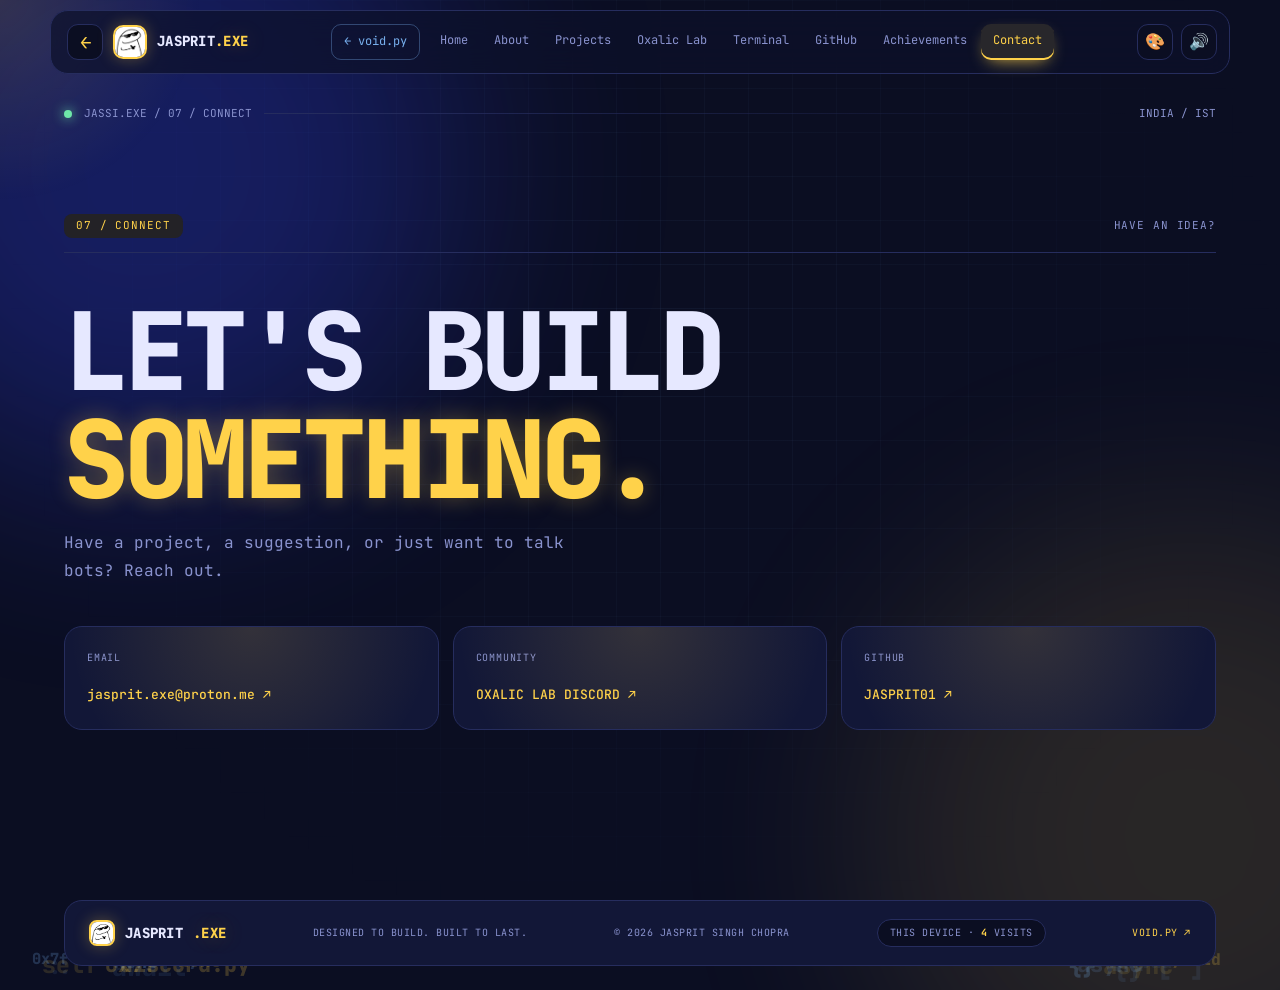
<file: portfolio/contact.html>
<!doctype html><html lang="en"><head><meta charset="utf-8"><meta name="viewport" content="width=device-width,initial-scale=1"><meta name="theme-color" content="#0b0e22"><meta name="description" content="Jasprit — Python Discord bot developer and Oxalic Lab founder."><title>Jasprit.exe — 07 / CONNECT</title><link rel="preconnect" href="https://fonts.googleapis.com"><link rel="preconnect" href="https://fonts.gstatic.com" crossorigin><link href="https://fonts.googleapis.com/css2?family=JetBrains+Mono:wght@400;500;800&display=swap" rel="stylesheet"><link rel="stylesheet" href="style.css"><link rel="stylesheet" href="../shared.css"><link rel="icon" href="assets/jasprit-avatar.jpg"></head><body>
<div class="noise"></div><div class="scanlines"></div><div class="cursor-glow" id="cursorGlow"></div>
<div class="loader" id="loader"><div class="loader-mark">J<span>.</span></div><div class="loader-label">INITIALIZING JASSI.EXE<span class="dots">...</span></div><div class="loader-track"><i id="loaderBar"></i></div><div class="loader-percent" id="loaderPercent">00%</div></div>
<header class="topbar"><div class="tb-left"><a class="back-btn" data-back href="index.html" aria-label="Go back" title="Back">←</a><a class="brand" href="index.html"><img src="assets/jasprit-avatar.jpg" alt="Jasprit profile"><span>JASPRIT<span class="accent">.EXE</span></span></a></div><nav id="nav"><a class="back-void" href="../index.html">← void.py</a><a href="index.html">Home</a><a href="about.html">About</a><a href="projects.html">Projects</a><a href="lab.html">Oxalic Lab</a><a href="terminal.html">Terminal</a><a href="github.html">GitHub</a><a href="achievements.html">Achievements</a><a href="contact.html" aria-current="page">Contact</a></nav><div class="top-actions"><span data-tools></span><button class="menu-btn" id="menuBtn" aria-label="Open menu">☰</button></div></header>
<main class="page-main"><div class="page-kicker"><span class="live-dot"></span> JASSI.EXE / 07 / CONNECT <span class="page-kicker-line"></span><span>INDIA / IST</span></div><section class="section-wrap contact-section" id="contact"><div class="section-head"><span class="section-no">07 / CONNECT</span><span class="section-kicker">HAVE AN IDEA?</span></div><h2>LET'S BUILD<br/><span class="accent">SOMETHING.</span></h2><p class="lead">Have a project, a suggestion, or just want to talk bots? Reach out.</p><div class="contact-links"><a href="mailto:jasprit.exe@proton.me"><span>EMAIL</span><b>jasprit.exe@proton.me ↗</b></a><a href="https://discord.gg/AsgewsVDFJ" rel="noreferrer" target="_blank"><span>COMMUNITY</span><b>OXALIC LAB DISCORD ↗</b></a><a href="https://github.com/Jasprit01" rel="noreferrer" target="_blank"><span>GITHUB</span><b>JASPRIT01 ↗</b></a></div></section></main><footer><a class="footer-brand" href="index.html"><img src="assets/jasprit-avatar.jpg" alt=""> JASPRIT<span class="accent">.EXE</span></a><span>DESIGNED TO BUILD. BUILT TO LAST.</span><span>© 2026 JASPRIT SINGH CHOPRA</span><span class="visit-chip">THIS DEVICE · <b id="visitCount">—</b> VISITS</span><a class="footer-home" href="../index.html">VOID.PY ↗</a></footer><div class="toast" id="toast">SYSTEM READY ✦</div><div class="sound-hint" id="soundHint">SOUND ENABLED · USE THE SPEAKER TO MUTE</div>
<div class="command-palette" id="commandPalette" aria-hidden="true"><div class="palette-backdrop" data-palette-close></div><div class="palette-box"><div class="palette-top"><span>JASPRIT COMMAND DECK</span><kbd>ESC</kbd></div><input id="paletteInput" placeholder="Search pages and actions…" autocomplete="off"><div class="palette-results" id="paletteResults"></div><p>Navigate instantly · Ctrl / ⌘ + K</p></div></div>

<script src="../shared.js"></script><script src="script.js"></script><script src="fx.js"></script></body></html>
</file>
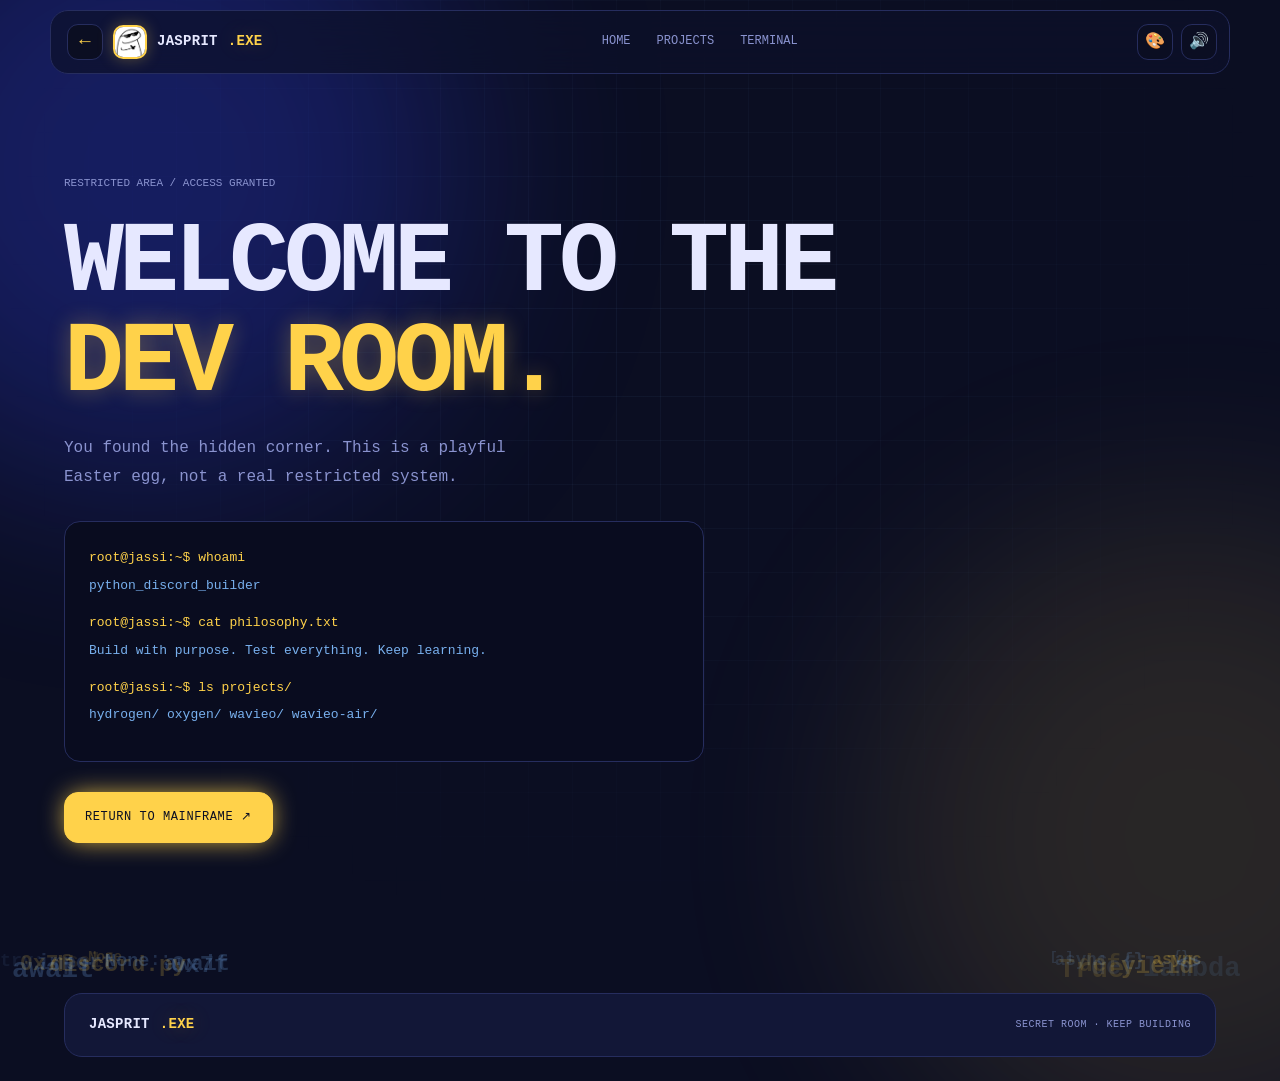
<file: portfolio/dev-room.html>
<!doctype html><html lang="en"><head><meta charset="utf-8"><meta name="viewport" content="width=device-width,initial-scale=1"><title>JASSI.EXE — Developer Room</title><link rel="stylesheet" href="style.css"><link rel="stylesheet" href="../shared.css"></head><body><div class="noise"></div><div class="scanlines"></div><header class="topbar"><div class="tb-left"><a class="back-btn" data-back href="index.html" aria-label="Go back" title="Back">←</a><a class="brand" href="index.html"><img src="assets/jasprit-avatar.jpg" alt="">JASPRIT<span class="accent">.EXE</span></a></div><nav><a href="index.html">HOME</a><a href="projects.html">PROJECTS</a><a href="terminal.html">TERMINAL</a></nav><div class="top-actions"><span data-tools></span></div></header><main class="page-main"><section class="section-wrap dev-room"><div class="page-kicker">RESTRICTED AREA / ACCESS GRANTED</div><h1>WELCOME TO THE<br><span class="accent">DEV ROOM.</span></h1><p class="lead">You found the hidden corner. This is a playful Easter egg, not a real restricted system.</p><div class="dev-terminal"><span>root@jassi:~$ whoami</span><b>python_discord_builder</b><span>root@jassi:~$ cat philosophy.txt</span><b>Build with purpose. Test everything. Keep learning.</b><span>root@jassi:~$ ls projects/</span><b>hydrogen/ oxygen/ wavieo/ wavieo-air/</b></div><a class="btn btn-primary" href="index.html">RETURN TO MAINFRAME ↗</a></section></main><footer><a class="footer-brand" href="index.html">JASPRIT<span class="accent">.EXE</span></a><span>SECRET ROOM · KEEP BUILDING</span></footer><div class="toast" id="toast"></div><script src="../shared.js"></script><script src="script.js"></script><script src="fx.js"></script></body></html>
</file>
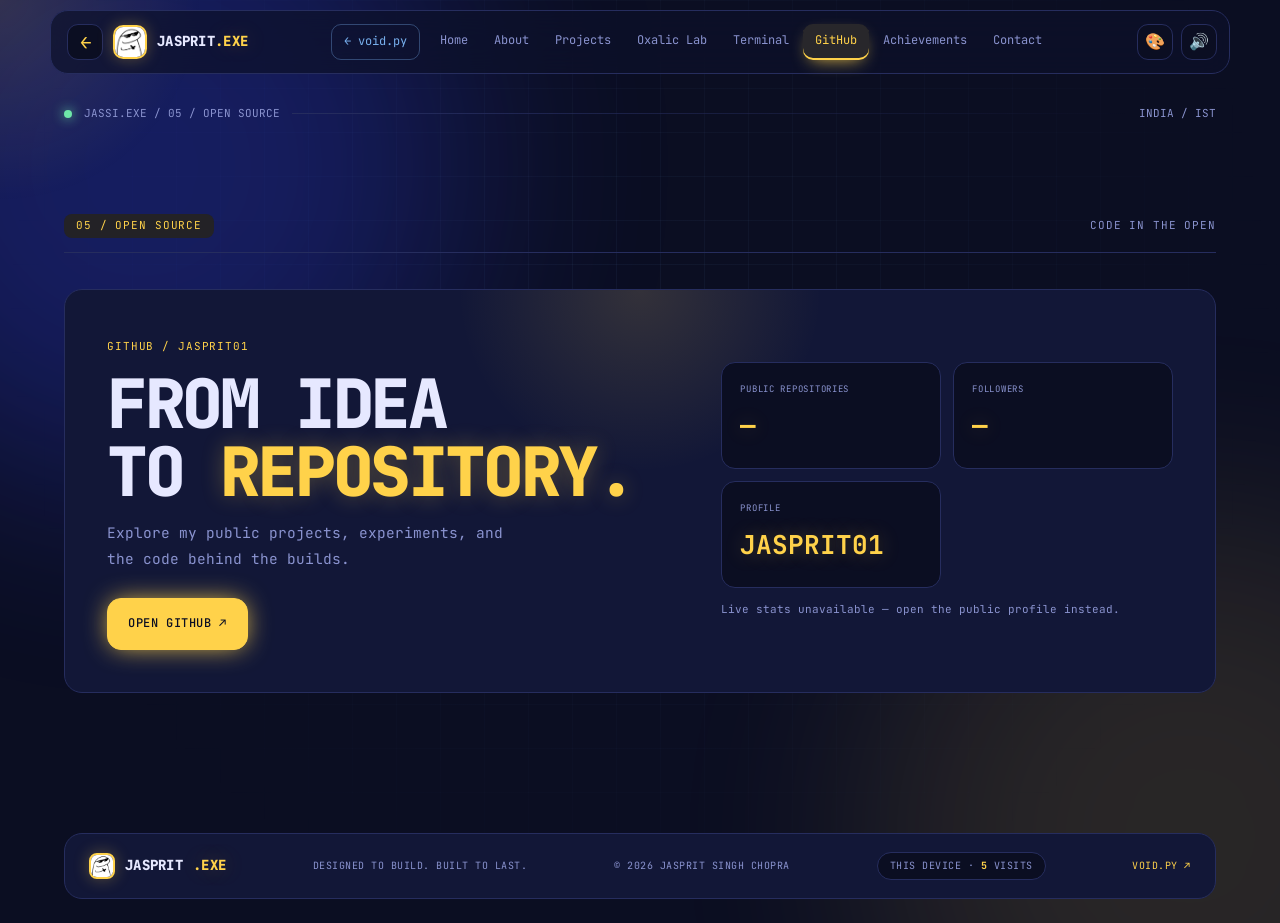
<file: portfolio/github.html>
<!doctype html><html lang="en"><head><meta charset="utf-8"><meta name="viewport" content="width=device-width,initial-scale=1"><meta name="theme-color" content="#0b0e22"><meta name="description" content="Jasprit — Python Discord bot developer and Oxalic Lab founder."><title>Jasprit.exe — 05 / OPEN SOURCE</title><link rel="preconnect" href="https://fonts.googleapis.com"><link rel="preconnect" href="https://fonts.gstatic.com" crossorigin><link href="https://fonts.googleapis.com/css2?family=JetBrains+Mono:wght@400;500;800&display=swap" rel="stylesheet"><link rel="stylesheet" href="style.css"><link rel="stylesheet" href="../shared.css"><link rel="icon" href="assets/jasprit-avatar.jpg"></head><body>
<div class="noise"></div><div class="scanlines"></div><div class="cursor-glow" id="cursorGlow"></div>
<div class="loader" id="loader"><div class="loader-mark">J<span>.</span></div><div class="loader-label">INITIALIZING JASSI.EXE<span class="dots">...</span></div><div class="loader-track"><i id="loaderBar"></i></div><div class="loader-percent" id="loaderPercent">00%</div></div>
<header class="topbar"><div class="tb-left"><a class="back-btn" data-back href="index.html" aria-label="Go back" title="Back">←</a><a class="brand" href="index.html"><img src="assets/jasprit-avatar.jpg" alt="Jasprit profile"><span>JASPRIT<span class="accent">.EXE</span></span></a></div><nav id="nav"><a class="back-void" href="../index.html">← void.py</a><a href="index.html">Home</a><a href="about.html">About</a><a href="projects.html">Projects</a><a href="lab.html">Oxalic Lab</a><a href="terminal.html">Terminal</a><a href="github.html" aria-current="page">GitHub</a><a href="achievements.html">Achievements</a><a href="contact.html">Contact</a></nav><div class="top-actions"><span data-tools></span><button class="menu-btn" id="menuBtn" aria-label="Open menu">☰</button></div></header>
<main class="page-main"><div class="page-kicker"><span class="live-dot"></span> JASSI.EXE / 05 / OPEN SOURCE <span class="page-kicker-line"></span><span>INDIA / IST</span></div><section class="section-wrap github-section" id="github"><div class="section-head"><span class="section-no">05 / OPEN SOURCE</span><span class="section-kicker">CODE IN THE OPEN</span></div><div class="github-card"><div><span class="micro-label">GITHUB / JASPRIT01</span><h2>FROM IDEA<br/>TO <span class="accent">REPOSITORY.</span></h2><p>Explore my public projects, experiments, and the code behind the builds.</p><a class="btn btn-primary" href="https://github.com/Jasprit01" rel="noreferrer" target="_blank">OPEN GITHUB ↗</a></div><div class="github-stats"><div><span>PUBLIC REPOSITORIES</span><b id="repoCount">—</b></div><div><span>FOLLOWERS</span><b id="followerCount">—</b></div><div><span>PROFILE</span><b>JASPRIT01</b></div><small id="githubStatus">Fetching public profile data…</small></div></div></section></main><footer><a class="footer-brand" href="index.html"><img src="assets/jasprit-avatar.jpg" alt=""> JASPRIT<span class="accent">.EXE</span></a><span>DESIGNED TO BUILD. BUILT TO LAST.</span><span>© 2026 JASPRIT SINGH CHOPRA</span><span class="visit-chip">THIS DEVICE · <b id="visitCount">—</b> VISITS</span><a class="footer-home" href="../index.html">VOID.PY ↗</a></footer><div class="toast" id="toast">SYSTEM READY ✦</div><div class="sound-hint" id="soundHint">SOUND ENABLED · USE THE SPEAKER TO MUTE</div>
<div class="command-palette" id="commandPalette" aria-hidden="true"><div class="palette-backdrop" data-palette-close></div><div class="palette-box"><div class="palette-top"><span>JASPRIT COMMAND DECK</span><kbd>ESC</kbd></div><input id="paletteInput" placeholder="Search pages and actions…" autocomplete="off"><div class="palette-results" id="paletteResults"></div><p>Navigate instantly · Ctrl / ⌘ + K</p></div></div>

<script src="../shared.js"></script><script src="script.js"></script><script src="fx.js"></script></body></html>
</file>
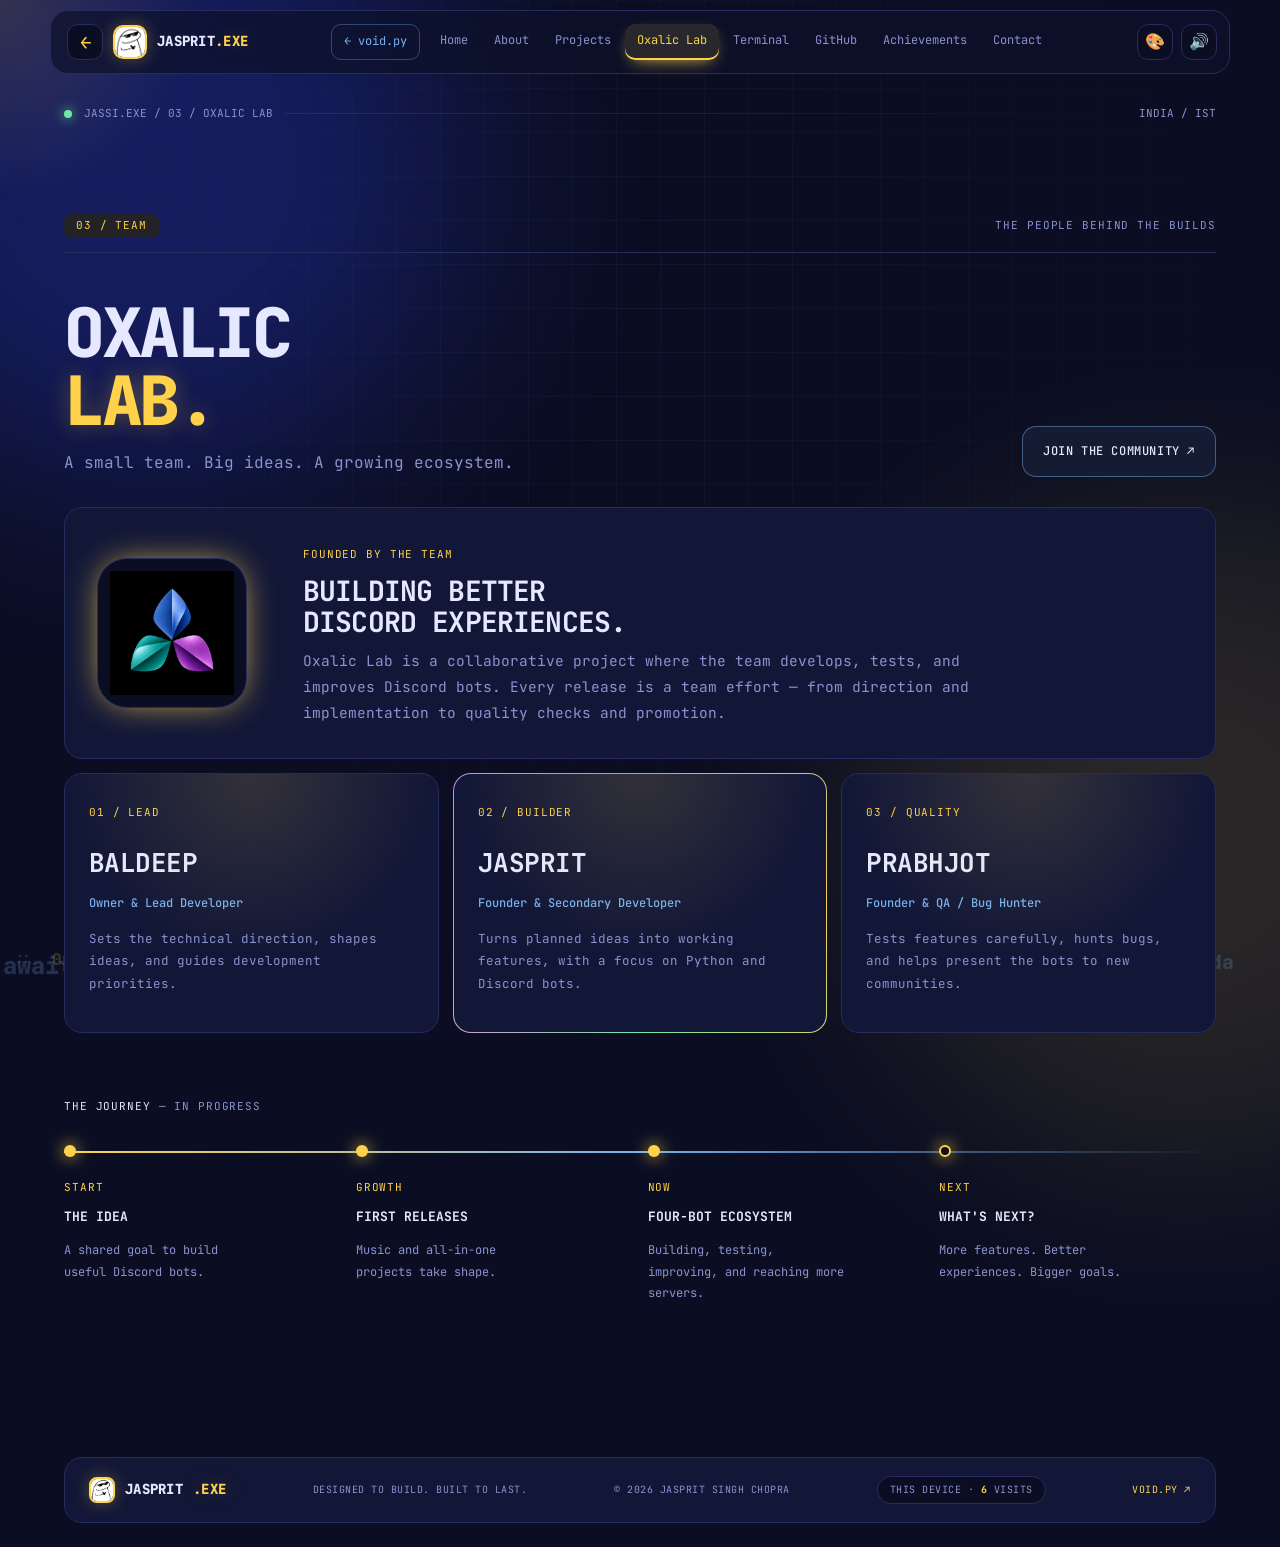
<file: portfolio/lab.html>
<!doctype html><html lang="en"><head><meta charset="utf-8"><meta name="viewport" content="width=device-width,initial-scale=1"><meta name="theme-color" content="#0b0e22"><meta name="description" content="Jasprit — Python Discord bot developer and Oxalic Lab founder."><title>Jasprit.exe — 03 / OXALIC LAB</title><link rel="preconnect" href="https://fonts.googleapis.com"><link rel="preconnect" href="https://fonts.gstatic.com" crossorigin><link href="https://fonts.googleapis.com/css2?family=JetBrains+Mono:wght@400;500;800&display=swap" rel="stylesheet"><link rel="stylesheet" href="style.css"><link rel="stylesheet" href="../shared.css"><link rel="icon" href="assets/jasprit-avatar.jpg"></head><body>
<div class="noise"></div><div class="scanlines"></div><div class="cursor-glow" id="cursorGlow"></div>
<div class="loader" id="loader"><div class="loader-mark">J<span>.</span></div><div class="loader-label">INITIALIZING JASSI.EXE<span class="dots">...</span></div><div class="loader-track"><i id="loaderBar"></i></div><div class="loader-percent" id="loaderPercent">00%</div></div>
<header class="topbar"><div class="tb-left"><a class="back-btn" data-back href="index.html" aria-label="Go back" title="Back">←</a><a class="brand" href="index.html"><img src="assets/jasprit-avatar.jpg" alt="Jasprit profile"><span>JASPRIT<span class="accent">.EXE</span></span></a></div><nav id="nav"><a class="back-void" href="../index.html">← void.py</a><a href="index.html">Home</a><a href="about.html">About</a><a href="projects.html">Projects</a><a href="lab.html" aria-current="page">Oxalic Lab</a><a href="terminal.html">Terminal</a><a href="github.html">GitHub</a><a href="achievements.html">Achievements</a><a href="contact.html">Contact</a></nav><div class="top-actions"><span data-tools></span><button class="menu-btn" id="menuBtn" aria-label="Open menu">☰</button></div></header>
<main class="page-main"><div class="page-kicker"><span class="live-dot"></span> JASSI.EXE / 03 / OXALIC LAB <span class="page-kicker-line"></span><span>INDIA / IST</span></div><section class="section-wrap lab-section" id="lab">
<div class="section-head"><span class="section-no">03 / TEAM</span><span class="section-kicker">THE PEOPLE BEHIND THE BUILDS</span></div>
<div class="lab-heading"><div><h2>OXALIC<br/><span class="accent">LAB.</span></h2><p class="lead">A small team. Big ideas. A growing ecosystem.</p></div><a class="btn btn-ghost" href="https://discord.gg/AsgewsVDFJ" rel="noreferrer" target="_blank">JOIN THE COMMUNITY ↗</a></div>
<div class="lab-panel"><div class="lab-logo"><img alt="Oxalic Lab" src="assets/oxalic-logo.png"/></div><div class="lab-copy"><span class="micro-label">FOUNDED BY THE TEAM</span><h3>BUILDING BETTER<br/>DISCORD EXPERIENCES.</h3><p>Oxalic Lab is a collaborative project where the team develops, tests, and improves Discord bots. Every release is a team effort — from direction and implementation to quality checks and promotion.</p></div></div>
<div class="team-grid"><div class="team-member"><span class="member-no">01 / LEAD</span><h3>BALDEEP</h3><b>Owner &amp; Lead Developer</b><p>Sets the technical direction, shapes ideas, and guides development priorities.</p></div><div class="team-member team-you"><span class="member-no">02 / BUILDER</span><h3>JASPRIT</h3><b>Founder &amp; Secondary Developer</b><p>Turns planned ideas into working features, with a focus on Python and Discord bots.</p></div><div class="team-member"><span class="member-no">03 / QUALITY</span><h3>PRABHJOT</h3><b>Founder &amp; QA / Bug Hunter</b><p>Tests features carefully, hunts bugs, and helps present the bots to new communities.</p></div></div>
<div class="timeline"><div class="timeline-title">THE JOURNEY <span>— IN PROGRESS</span></div><div class="timeline-line"><div class="milestone"><i></i><small>START</small><b>THE IDEA</b><p>A shared goal to build useful Discord bots.</p></div><div class="milestone"><i></i><small>GROWTH</small><b>FIRST RELEASES</b><p>Music and all-in-one projects take shape.</p></div><div class="milestone"><i></i><small>NOW</small><b>FOUR-BOT ECOSYSTEM</b><p>Building, testing, improving, and reaching more servers.</p></div><div class="milestone future"><i></i><small>NEXT</small><b>WHAT'S NEXT?</b><p>More features. Better experiences. Bigger goals.</p></div></div></div>
</section></main><footer><a class="footer-brand" href="index.html"><img src="assets/jasprit-avatar.jpg" alt=""> JASPRIT<span class="accent">.EXE</span></a><span>DESIGNED TO BUILD. BUILT TO LAST.</span><span>© 2026 JASPRIT SINGH CHOPRA</span><span class="visit-chip">THIS DEVICE · <b id="visitCount">—</b> VISITS</span><a class="footer-home" href="../index.html">VOID.PY ↗</a></footer><div class="toast" id="toast">SYSTEM READY ✦</div><div class="sound-hint" id="soundHint">SOUND ENABLED · USE THE SPEAKER TO MUTE</div>
<div class="command-palette" id="commandPalette" aria-hidden="true"><div class="palette-backdrop" data-palette-close></div><div class="palette-box"><div class="palette-top"><span>JASPRIT COMMAND DECK</span><kbd>ESC</kbd></div><input id="paletteInput" placeholder="Search pages and actions…" autocomplete="off"><div class="palette-results" id="paletteResults"></div><p>Navigate instantly · Ctrl / ⌘ + K</p></div></div>

<script src="../shared.js"></script><script src="script.js"></script><script src="fx.js"></script></body></html>
</file>
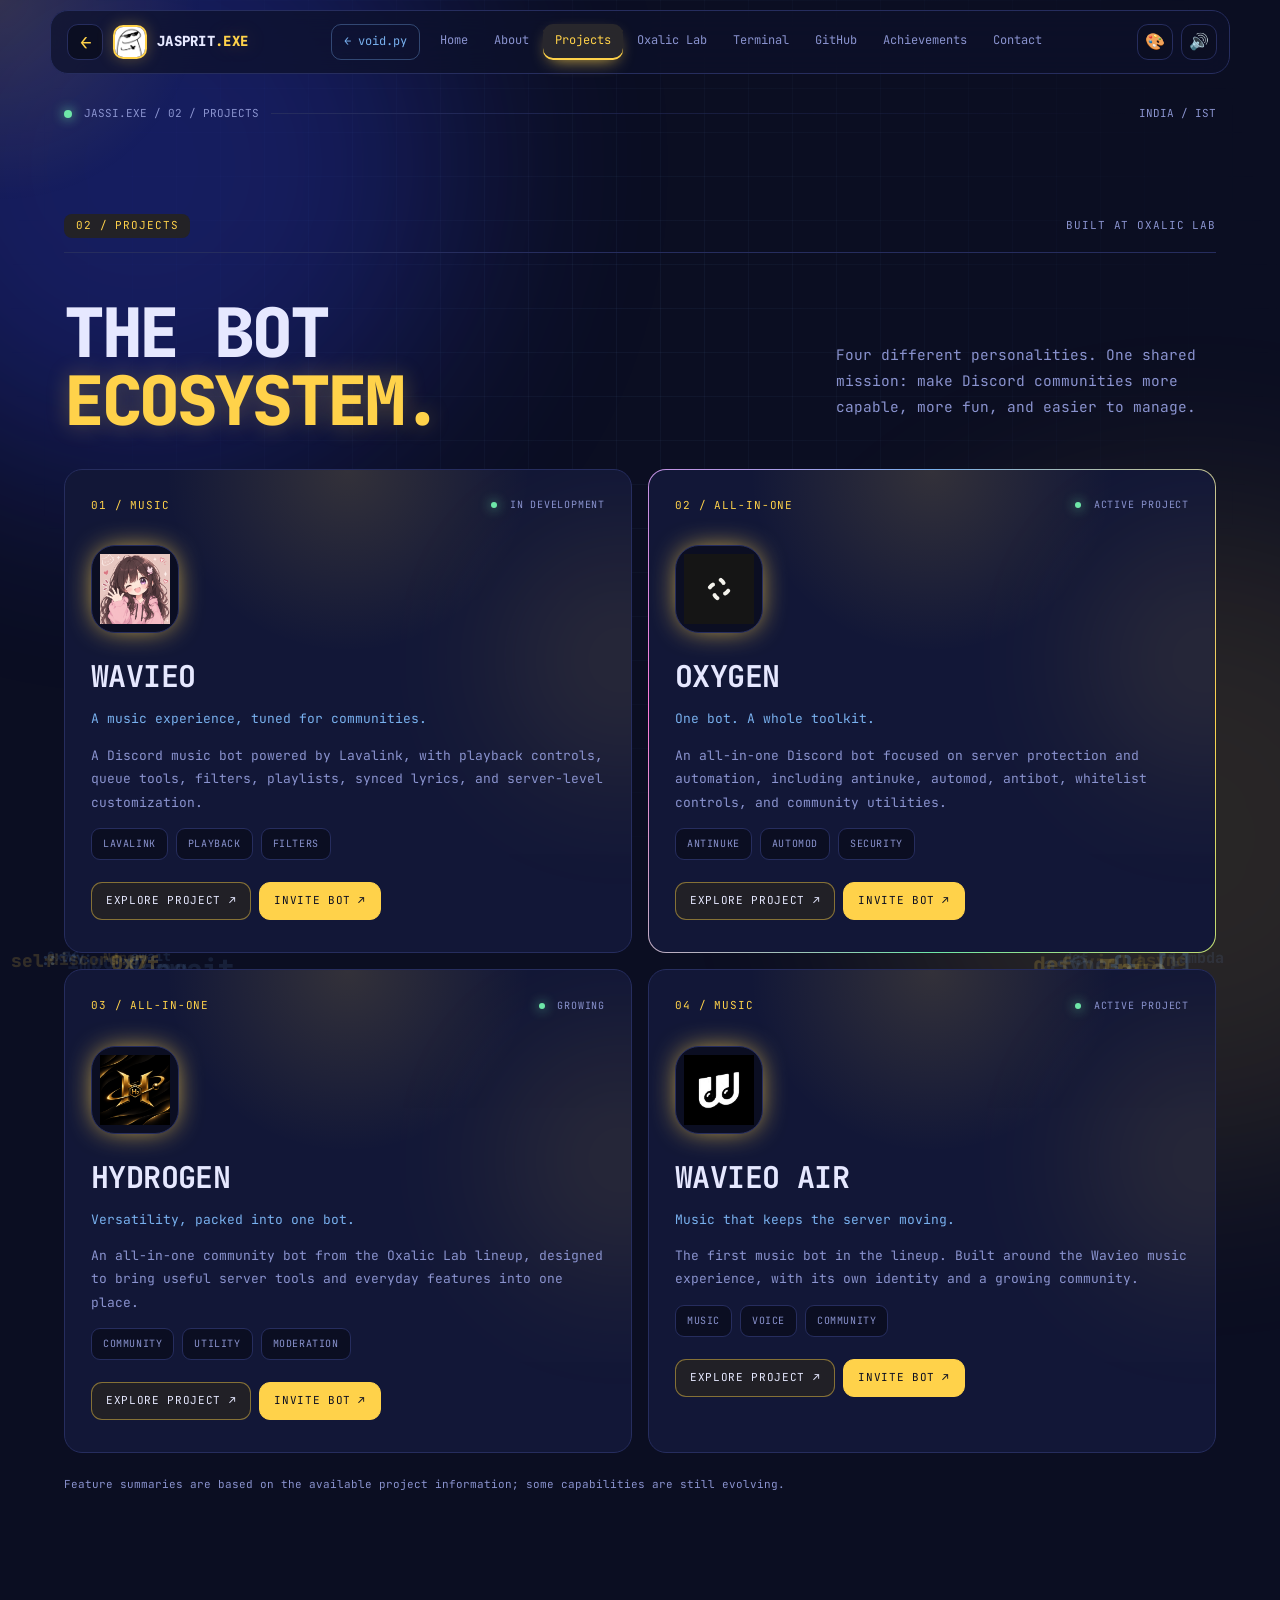
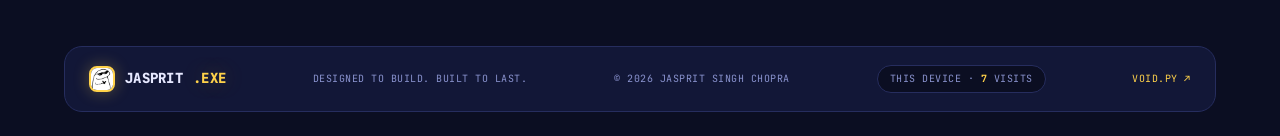
<file: portfolio/projects.html>
<!doctype html><html lang="en"><head><meta charset="utf-8"><meta name="viewport" content="width=device-width,initial-scale=1"><meta name="theme-color" content="#0b0e22"><meta name="description" content="Jasprit — Python Discord bot developer and Oxalic Lab founder."><title>Jasprit.exe — 02 / PROJECTS</title><link rel="preconnect" href="https://fonts.googleapis.com"><link rel="preconnect" href="https://fonts.gstatic.com" crossorigin><link href="https://fonts.googleapis.com/css2?family=JetBrains+Mono:wght@400;500;800&display=swap" rel="stylesheet"><link rel="stylesheet" href="style.css"><link rel="stylesheet" href="../shared.css"><link rel="icon" href="assets/jasprit-avatar.jpg"></head><body>
<div class="noise"></div><div class="scanlines"></div><div class="cursor-glow" id="cursorGlow"></div>
<div class="loader" id="loader"><div class="loader-mark">J<span>.</span></div><div class="loader-label">INITIALIZING JASSI.EXE<span class="dots">...</span></div><div class="loader-track"><i id="loaderBar"></i></div><div class="loader-percent" id="loaderPercent">00%</div></div>
<header class="topbar"><div class="tb-left"><a class="back-btn" data-back href="index.html" aria-label="Go back" title="Back">←</a><a class="brand" href="index.html"><img src="assets/jasprit-avatar.jpg" alt="Jasprit profile"><span>JASPRIT<span class="accent">.EXE</span></span></a></div><nav id="nav"><a class="back-void" href="../index.html">← void.py</a><a href="index.html">Home</a><a href="about.html">About</a><a href="projects.html" aria-current="page">Projects</a><a href="lab.html">Oxalic Lab</a><a href="terminal.html">Terminal</a><a href="github.html">GitHub</a><a href="achievements.html">Achievements</a><a href="contact.html">Contact</a></nav><div class="top-actions"><span data-tools></span><button class="menu-btn" id="menuBtn" aria-label="Open menu">☰</button></div></header>
<main class="page-main"><div class="page-kicker"><span class="live-dot"></span> JASSI.EXE / 02 / PROJECTS <span class="page-kicker-line"></span><span>INDIA / IST</span></div><section class="bots-section" id="bots"><div class="section-wrap">
<div class="section-head"><span class="section-no">02 / PROJECTS</span><span class="section-kicker">BUILT AT OXALIC LAB</span></div>
<div class="bots-intro"><h2>THE BOT<br/><span class="accent">ECOSYSTEM.</span></h2><p>Four different personalities. One shared mission: make Discord communities more capable, more fun, and easier to manage.</p></div>
<div class="bot-grid">
<article class="bot-card" data-bot="wavieo"><div class="bot-top"><span class="bot-type">01 / MUSIC</span><span class="bot-status"><i></i> IN DEVELOPMENT</span></div><div class="bot-logo"><img alt="Wavieo logo" src="assets/wavieo.png"/></div><h3>WAVIEO</h3><p class="bot-tag">A music experience, tuned for communities.</p><p class="bot-desc">A Discord music bot powered by Lavalink, with playback controls, queue tools, filters, playlists, synced lyrics, and server-level customization.</p><div class="bot-tags"><span>LAVALINK</span><span>PLAYBACK</span><span>FILTERS</span></div><button class="text-link bot-more" data-open="wavieo">EXPLORE PROJECT ↗</button><a class="bot-invite" href="https://discord.com/oauth2/authorize?client_id=1517871680607879168" rel="noreferrer" target="_blank">INVITE BOT ↗</a></article>
<article class="bot-card bot-card-featured" data-bot="oxygen"><div class="bot-top"><span class="bot-type">02 / ALL-IN-ONE</span><span class="bot-status"><i></i> ACTIVE PROJECT</span></div><div class="bot-logo"><img alt="Oxygen logo" src="assets/oxygen.gif"/></div><h3>OXYGEN</h3><p class="bot-tag">One bot. A whole toolkit.</p><p class="bot-desc">An all-in-one Discord bot focused on server protection and automation, including antinuke, automod, antibot, whitelist controls, and community utilities.</p><div class="bot-tags"><span>ANTINUKE</span><span>AUTOMOD</span><span>SECURITY</span></div><button class="text-link bot-more" data-open="oxygen">EXPLORE PROJECT ↗</button><a class="bot-invite" href="https://discord.com/oauth2/authorize?client_id=1481514344377221180" rel="noreferrer" target="_blank">INVITE BOT ↗</a></article>
<article class="bot-card" data-bot="hydrogen"><div class="bot-top"><span class="bot-type">03 / ALL-IN-ONE</span><span class="bot-status"><i></i> GROWING</span></div><div class="bot-logo"><img alt="Hydrogen logo" src="assets/hydrogen.png"/></div><h3>HYDROGEN</h3><p class="bot-tag">Versatility, packed into one bot.</p><p class="bot-desc">An all-in-one community bot from the Oxalic Lab lineup, designed to bring useful server tools and everyday features into one place.</p><div class="bot-tags"><span>COMMUNITY</span><span>UTILITY</span><span>MODERATION</span></div><button class="text-link bot-more" data-open="hydrogen">EXPLORE PROJECT ↗</button><a class="bot-invite" href="https://discord.com/oauth2/authorize?client_id=1516109847358079050" rel="noreferrer" target="_blank">INVITE BOT ↗</a></article>
<article class="bot-card" data-bot="wavieo-air"><div class="bot-top"><span class="bot-type">04 / MUSIC</span><span class="bot-status"><i></i> ACTIVE PROJECT</span></div><div class="bot-logo"><img alt="Wavieo Air logo" src="assets/wavieo-air.png"/></div><h3>WAVIEO AIR</h3><p class="bot-tag">Music that keeps the server moving.</p><p class="bot-desc">The first music bot in the lineup. Built around the Wavieo music experience, with its own identity and a growing community.</p><div class="bot-tags"><span>MUSIC</span><span>VOICE</span><span>COMMUNITY</span></div><button class="text-link bot-more" data-open="wavieo-air">EXPLORE PROJECT ↗</button><a class="bot-invite" href="https://discord.com/oauth2/authorize?client_id=1513011778165014569" rel="noreferrer" target="_blank">INVITE BOT ↗</a></article>
</div>
<p class="disclaimer">Feature summaries are based on the available project information; some capabilities are still evolving.</p>
</div></section></main><footer><a class="footer-brand" href="index.html"><img src="assets/jasprit-avatar.jpg" alt=""> JASPRIT<span class="accent">.EXE</span></a><span>DESIGNED TO BUILD. BUILT TO LAST.</span><span>© 2026 JASPRIT SINGH CHOPRA</span><span class="visit-chip">THIS DEVICE · <b id="visitCount">—</b> VISITS</span><a class="footer-home" href="../index.html">VOID.PY ↗</a></footer><div class="modal" id="botModal" aria-hidden="true"><div class="modal-backdrop" data-close></div><div class="modal-box"><button class="modal-close" data-close aria-label="Close">×</button><div class="modal-content" id="modalContent"></div></div></div><div class="toast" id="toast">SYSTEM READY ✦</div><div class="sound-hint" id="soundHint">SOUND ENABLED · USE THE SPEAKER TO MUTE</div>
<div class="command-palette" id="commandPalette" aria-hidden="true"><div class="palette-backdrop" data-palette-close></div><div class="palette-box"><div class="palette-top"><span>JASPRIT COMMAND DECK</span><kbd>ESC</kbd></div><input id="paletteInput" placeholder="Search pages and actions…" autocomplete="off"><div class="palette-results" id="paletteResults"></div><p>Navigate instantly · Ctrl / ⌘ + K</p></div></div>

<script src="../shared.js"></script><script src="script.js"></script><script src="fx.js"></script></body></html>
</file>
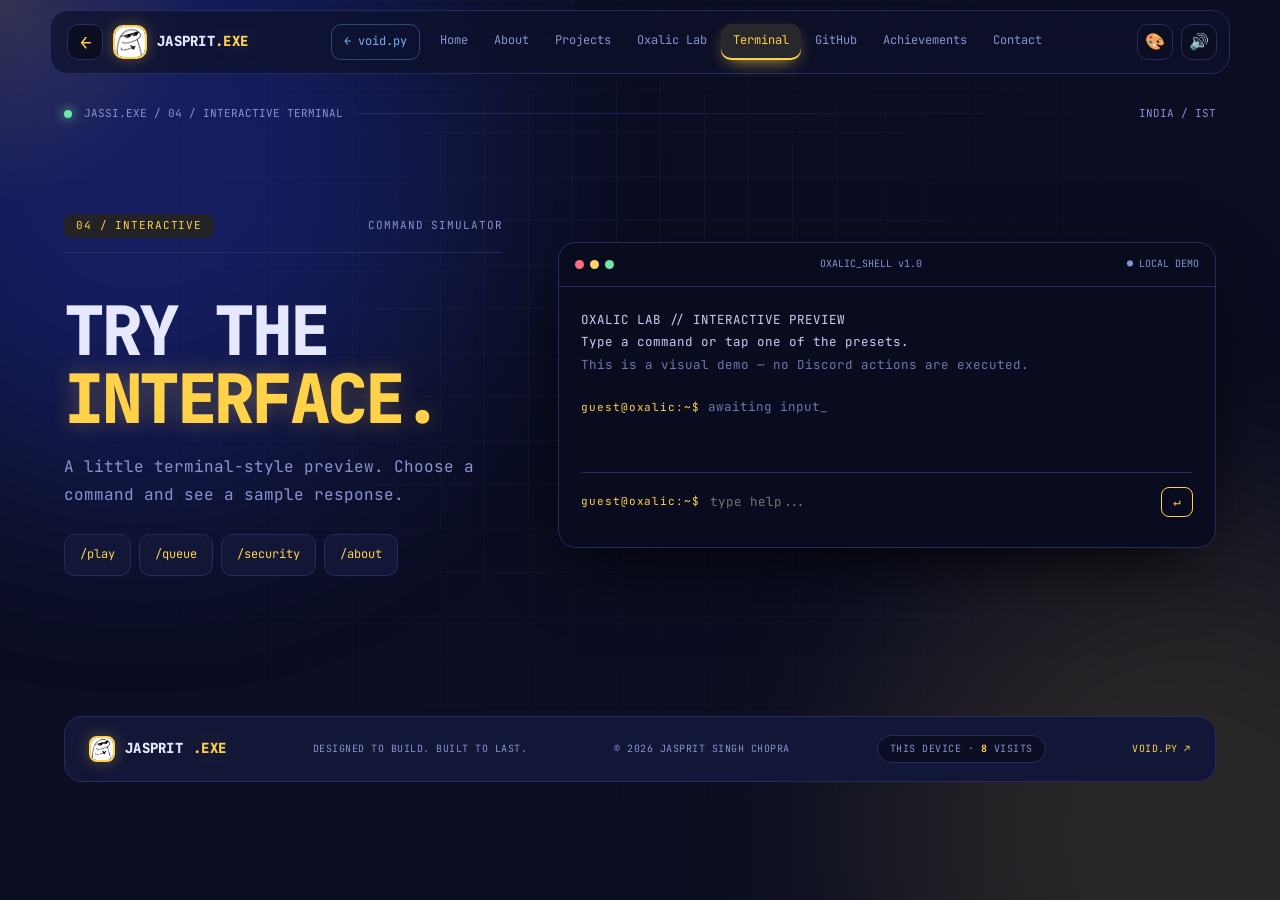
<file: portfolio/terminal.html>
<!doctype html><html lang="en"><head><meta charset="utf-8"><meta name="viewport" content="width=device-width,initial-scale=1"><meta name="theme-color" content="#0b0e22"><meta name="description" content="Jasprit — Python Discord bot developer and Oxalic Lab founder."><title>Jasprit.exe — 04 / INTERACTIVE TERMINAL</title><link rel="preconnect" href="https://fonts.googleapis.com"><link rel="preconnect" href="https://fonts.gstatic.com" crossorigin><link href="https://fonts.googleapis.com/css2?family=JetBrains+Mono:wght@400;500;800&display=swap" rel="stylesheet"><link rel="stylesheet" href="style.css"><link rel="stylesheet" href="../shared.css"><link rel="icon" href="assets/jasprit-avatar.jpg"></head><body>
<div class="noise"></div><div class="scanlines"></div><div class="cursor-glow" id="cursorGlow"></div>
<div class="loader" id="loader"><div class="loader-mark">J<span>.</span></div><div class="loader-label">INITIALIZING JASSI.EXE<span class="dots">...</span></div><div class="loader-track"><i id="loaderBar"></i></div><div class="loader-percent" id="loaderPercent">00%</div></div>
<header class="topbar"><div class="tb-left"><a class="back-btn" data-back href="index.html" aria-label="Go back" title="Back">←</a><a class="brand" href="index.html"><img src="assets/jasprit-avatar.jpg" alt="Jasprit profile"><span>JASPRIT<span class="accent">.EXE</span></span></a></div><nav id="nav"><a class="back-void" href="../index.html">← void.py</a><a href="index.html">Home</a><a href="about.html">About</a><a href="projects.html">Projects</a><a href="lab.html">Oxalic Lab</a><a href="terminal.html" aria-current="page">Terminal</a><a href="github.html">GitHub</a><a href="achievements.html">Achievements</a><a href="contact.html">Contact</a></nav><div class="top-actions"><span data-tools></span><button class="menu-btn" id="menuBtn" aria-label="Open menu">☰</button></div></header>
<main class="page-main"><div class="page-kicker"><span class="live-dot"></span> JASSI.EXE / 04 / INTERACTIVE TERMINAL <span class="page-kicker-line"></span><span>INDIA / IST</span></div><section class="command-section" id="command"><div class="section-wrap command-layout"><div><div class="section-head"><span class="section-no">04 / INTERACTIVE</span><span class="section-kicker">COMMAND SIMULATOR</span></div><h2>TRY THE<br/><span class="accent">INTERFACE.</span></h2><p class="lead">A little terminal-style preview. Choose a command and see a sample response.</p><div class="command-list"><button data-cmd="play">/play</button><button data-cmd="queue">/queue</button><button data-cmd="security">/security</button><button data-cmd="about">/about</button></div></div>
<div class="terminal-window"><div class="terminal-bar"><div><i></i><i></i><i></i></div><span>OXALIC_SHELL v1.0</span><span>● LOCAL DEMO</span></div><div class="terminal-body"><div class="terminal-welcome">OXALIC LAB // INTERACTIVE PREVIEW<br/>Type a command or tap one of the presets.<br/><span class="muted">This is a visual demo — no Discord actions are executed.</span></div><div class="terminal-output" id="terminalOutput"><span class="prompt">guest@oxalic:~$</span> <span class="muted">awaiting input_</span></div><form id="terminalForm"><label class="prompt" for="terminalInput">guest@oxalic:~$</label><input aria-label="Terminal command" autocomplete="off" id="terminalInput" placeholder="type help..." spellcheck="false"/><button aria-label="Run command">↵</button></form></div></div></div></section></main><footer><a class="footer-brand" href="index.html"><img src="assets/jasprit-avatar.jpg" alt=""> JASPRIT<span class="accent">.EXE</span></a><span>DESIGNED TO BUILD. BUILT TO LAST.</span><span>© 2026 JASPRIT SINGH CHOPRA</span><span class="visit-chip">THIS DEVICE · <b id="visitCount">—</b> VISITS</span><a class="footer-home" href="../index.html">VOID.PY ↗</a></footer><div class="toast" id="toast">SYSTEM READY ✦</div><div class="sound-hint" id="soundHint">SOUND ENABLED · USE THE SPEAKER TO MUTE</div>
<div class="command-palette" id="commandPalette" aria-hidden="true"><div class="palette-backdrop" data-palette-close></div><div class="palette-box"><div class="palette-top"><span>JASPRIT COMMAND DECK</span><kbd>ESC</kbd></div><input id="paletteInput" placeholder="Search pages and actions…" autocomplete="off"><div class="palette-results" id="paletteResults"></div><p>Navigate instantly · Ctrl / ⌘ + K</p></div></div>

<script src="../shared.js"></script><script src="script.js"></script><script src="fx.js"></script></body></html>
</file>
<file: shared.css>
/* shared.css : theme/sound buttons + back button, used by front page and portfolio */
[data-tools]{display:inline-flex;align-items:center;gap:8px}
[data-tools] .odtb,.back-btn{width:36px;height:36px;padding:0;border-radius:11px;border:1px solid var(--line);background:var(--bg);color:var(--accent,var(--yellow));font:inherit;font-size:16px;line-height:1;cursor:pointer;display:grid;place-items:center;flex:none;transition:transform .2s,box-shadow .25s,border-color .25s}
[data-tools] .odtb:hover,[data-tools] .odtb:focus-visible,.back-btn:hover,.back-btn:focus-visible{outline:0;border-color:var(--accent,var(--yellow));box-shadow:0 0 18px -2px var(--accent,var(--yellow));transform:translateY(-2px)}
[data-tools] .odtb:active,.back-btn:active{transform:scale(.9)}
.back-btn{font-size:19px;font-weight:800}
.tb-left{display:flex;align-items:center;gap:10px;min-width:0}
@media(max-width:380px){.tb-left .brand>span{display:none}}
/* front page status bar: keep the pill on one line even when the install button shows up */
.bar{gap:8px}.bar .tools{min-width:0}.bar #pill{white-space:nowrap;overflow:hidden;text-overflow:ellipsis;min-width:0}
@media(max-width:420px){[data-tools]{gap:6px}[data-tools] .odtb{width:32px;height:32px;font-size:15px}}
</file>
<file: portfolio/style.css>
@property --a{syntax:"<angle>";initial-value:0deg;inherits:false}
:root{--bg:#0b0e22;--panel:#121737;--line:#262d5e;--text:#e6e8ff;--muted:#8a93cf;--accent:#ffd24a;--accent2:#78b0ee;--font:"JetBrains Mono",ui-monospace,Menlo,Consolas,monospace;--mono:var(--font)}
body[data-theme=cyan]{--accent:#62e8ff;--accent2:#b58cff}body[data-theme=red]{--accent:#ff647c;--accent2:#ffb36b}body[data-theme=mono]{--accent:#e6e6e6;--accent2:#9aa0c8}body[data-theme=green]{--accent:#6dff9b;--accent2:#d5ff6d}body[data-theme=amber]{--accent:#ffc45c;--accent2:#ff7d52}body[data-theme=pink]{--accent:#ff79d1;--accent2:#a98bff}body[data-theme=blue]{--accent:#6e9bff;--accent2:#6ff3ff}
*{box-sizing:border-box}html{overflow-x:hidden;scroll-behavior:smooth;scroll-padding-top:96px;background:var(--bg)}
body{--glow:color-mix(in srgb,var(--accent) 30%,transparent);--rim:conic-gradient(from var(--a),var(--accent2),var(--accent),#6ee7a8,#ff7ad9,var(--accent2));margin:0;background:var(--bg);color:var(--text);font:400 14.5px/1.8 var(--font);overflow-x:hidden}
body:before{content:"";position:fixed;inset:0;pointer-events:none;background:linear-gradient(rgba(120,176,238,.06) 1px,transparent 1px) 0 0/100% 44px,linear-gradient(90deg,rgba(120,176,238,.06) 1px,transparent 1px) 0 0/44px 100%;-webkit-mask-image:radial-gradient(circle at 50% 35%,#000,transparent 75%);mask-image:radial-gradient(circle at 50% 35%,#000,transparent 75%)}
a{color:inherit;text-decoration:none}button{font:inherit;color:inherit;cursor:pointer}[hidden]{display:none!important}
.noise,.scanlines,.sound-hint{display:none}
.blob{position:fixed;width:50vmax;height:50vmax;border-radius:50%;filter:blur(110px);opacity:.28;pointer-events:none;animation:drift 20s ease-in-out infinite alternate}.b1{background:#3446ff;left:-14vmax;top:-12vmax}.b2{background:var(--accent);right:-18vmax;bottom:-20vmax;opacity:.12;animation-delay:-9s}
@keyframes drift{to{transform:translate(9vmax,7vmax) scale(1.18)}}
.g{position:fixed;top:105%;font-weight:800;pointer-events:none;white-space:nowrap;z-index:0;animation:up linear infinite}@keyframes up{to{transform:translateY(-120vh) rotate(var(--r))}}
.cursor-glow{position:fixed;width:440px;height:440px;border-radius:50%;background:radial-gradient(circle,var(--glow),transparent 65%);pointer-events:none;z-index:0;transform:translate(-50%,-50%);opacity:.45}
.loader{position:fixed;inset:0;background:var(--bg);z-index:100;display:flex;flex-direction:column;align-items:center;justify-content:center;transition:opacity .7s,visibility .7s}.loader.done{opacity:0;visibility:hidden}
.loader-mark{font-size:84px;font-weight:800;letter-spacing:-.06em;color:var(--text);animation:pulse 1.6s ease-in-out infinite}.loader-mark span,.accent{color:var(--accent);text-shadow:0 0 22px var(--glow)}
.loader-label,.loader-percent{font-size:11px;letter-spacing:.15em;color:var(--muted)}.loader-track{width:240px;height:3px;border-radius:3px;background:var(--line);margin:18px 0 10px;overflow:hidden}.loader-track i{display:block;height:100%;width:0;background:linear-gradient(90deg,var(--accent2),var(--accent));box-shadow:0 0 16px var(--accent);transition:width .1s}.dots{animation:blink 1s infinite}
@keyframes pulse{50%{transform:scale(1.06)}}@keyframes blink{50%{opacity:0}}@keyframes spin{to{--a:360deg}}
.topbar{position:sticky;top:10px;z-index:30;margin:10px auto 0;width:min(1180px,calc(100% - 24px));height:64px;padding:0 12px 0 16px;display:flex;align-items:center;justify-content:space-between;border:1px solid var(--line);border-radius:18px;background:rgba(13,17,42,.72);backdrop-filter:blur(16px);-webkit-backdrop-filter:blur(16px)}
.brand,.footer-brand{display:flex;align-items:center;gap:10px;font-weight:800;font-size:14px;letter-spacing:.02em}.brand img,.footer-brand img{width:34px;height:34px;border-radius:30%;object-fit:cover;border:2px solid var(--accent);box-shadow:0 0 16px var(--glow)}
nav{display:flex;gap:2px}nav a{position:relative;padding:6px 12px;border-radius:10px;font-size:12px;color:var(--muted);transition:.25s}nav a:hover{color:var(--accent);background:color-mix(in srgb,var(--accent) 10%,transparent)}nav a[aria-current]{color:var(--accent);background:color-mix(in srgb,var(--accent) 12%,transparent);box-shadow:inset 0 -2px 0 var(--accent),0 6px 18px -8px var(--accent)}
.top-actions{display:flex;gap:8px;align-items:center}.theme-wrap{display:flex;align-items:center;gap:6px;font-size:10px;color:var(--muted)}.theme-wrap span{display:none}
select{background:var(--bg);color:var(--accent);border:1px solid var(--line);border-radius:10px;padding:6px 8px;font:inherit;font-size:11px}
.icon-btn,.menu-btn{width:38px;height:38px;border-radius:12px;border:1px solid var(--line);background:var(--bg);color:var(--accent);font-size:17px;transition:.25s}.icon-btn:hover,.menu-btn:hover,.sound-active{border-color:var(--accent);box-shadow:0 0 20px var(--glow)}.menu-btn{display:none}.sound-active{animation:glow 2.4s ease-in-out infinite}
@keyframes glow{50%{box-shadow:0 0 22px -2px var(--accent)}}
.page-main{position:relative;z-index:1;padding-bottom:50px}.page-kicker{width:min(1160px,90vw);margin:30px auto 0;display:flex;align-items:center;gap:12px;font-size:11px;color:var(--muted)}.page-kicker-line{flex:1;height:1px;background:linear-gradient(90deg,var(--line),transparent)}
.live-dot,.bot-status i,.tiny-dot{display:inline-block;width:8px;height:8px;border-radius:50%;background:#6ee7a8;box-shadow:0 0 12px #6ee7a8;animation:pulse 1.6s ease-in-out infinite}.tiny-dot{width:6px;height:6px;margin-right:6px}
.section-wrap{width:min(1160px,90vw);margin:auto;position:relative;z-index:1}
.eyebrow,.pretitle,.role-line,.hero-foot,.section-no,.section-kicker,.micro-label,.bot-type,.bot-status,.member-no,.timeline-title,.timeline small,.prompt,.github-stats span,.contact-links span{font-size:11px;letter-spacing:.08em}
.eyebrow{display:flex;align-items:center;gap:12px;color:var(--muted)}.eyebrow-line{height:1px;width:38px;background:var(--line)}.pretitle{color:var(--accent);margin:34px 0 6px}
.hero{min-height:680px;display:grid;grid-template-columns:1.05fr .95fr;align-items:center;gap:20px;padding:60px 0 90px}
.hero h1{font-size:clamp(46px,8vw,96px);line-height:.98;letter-spacing:-.05em;margin:0;font-weight:800}.hero h1>span{display:block}
.h1-a{background:linear-gradient(100deg,#fff 15%,var(--accent2) 60%,var(--accent));background-size:200% 100%;-webkit-background-clip:text;background-clip:text;color:transparent;animation:sheen 6s ease-in-out infinite alternate}@keyframes sheen{to{background-position:100% 0}}
.glitch{position:relative;color:var(--accent);text-shadow:0 0 28px var(--glow)}.glitch:before,.glitch:after{content:attr(data-text);position:absolute;left:0;top:0;width:100%;overflow:hidden;clip-path:inset(0 0 100% 0)}.glitch:before{color:var(--accent2);animation:gl 5s steps(1) infinite;text-shadow:none}.glitch:after{color:#ff7ad9;animation:gl 5s steps(1) infinite -2s;text-shadow:none}
@keyframes gl{0%,92%,100%{clip-path:inset(0 0 100% 0);transform:none}93%{clip-path:inset(10% 0 55% 0);transform:translate(-4px)}95%{clip-path:inset(60% 0 8% 0);transform:translate(4px)}97%{clip-path:inset(30% 0 40% 0);transform:translate(-2px)}}
.h1-outline{font-size:.68em;color:transparent;-webkit-text-stroke:1px color-mix(in srgb,var(--text) 55%,transparent);margin-top:6px}.h1-outline .accent{-webkit-text-stroke:0;color:var(--accent);animation:blink 1.1s steps(1) infinite}
.role-line{margin-top:22px;font-size:13px;color:var(--accent2)}.role-bracket{color:var(--muted);padding:0 8px}#roleText:after{content:"";display:inline-block;width:.5ch;height:1em;margin-left:3px;background:var(--accent);vertical-align:-.15em;animation:blink 1s steps(1) infinite}
.hero-desc{max-width:480px;color:var(--muted);margin:20px 0 26px}.hero-desc b{color:var(--text)}.hero-desc a{color:var(--accent);border-bottom:1px solid var(--accent)}
.hero-actions{display:flex;gap:12px;flex-wrap:wrap}
.btn{position:relative;overflow:hidden;display:inline-flex;align-items:center;gap:16px;padding:14px 20px;border-radius:14px;font-size:12px;font-weight:500;letter-spacing:.05em;transition:transform .25s,box-shadow .25s,border-color .25s;border:1px solid var(--accent)}
.btn:after,.contact-links a:after,.hub-card:after{content:"";position:absolute;top:0;left:-70%;width:45%;height:100%;background:linear-gradient(100deg,transparent,rgba(255,255,255,.22),transparent);transform:skewX(-20deg);transition:left .7s;pointer-events:none}.btn:hover:after,.contact-links a:hover:after,.hub-card:hover:after{left:130%}
.btn-primary{background:var(--accent);color:#0b0e22;box-shadow:0 0 26px -4px var(--accent);animation:beat 2.4s ease-in-out infinite}@keyframes beat{50%{box-shadow:0 0 0 10px color-mix(in srgb,var(--accent) 14%,transparent),0 0 34px 0 var(--accent)}}
.btn-ghost{background:color-mix(in srgb,var(--accent2) 8%,var(--bg));border-color:color-mix(in srgb,var(--accent2) 45%,transparent)}.btn:hover{transform:translateY(-4px);box-shadow:0 12px 32px -8px var(--accent)}.btn:active{transform:scale(.96)}
.hero-foot{display:flex;gap:24px;color:var(--muted);margin-top:36px;flex-wrap:wrap}
.hero-visual{height:480px;position:relative;display:grid;place-items:center}
.avatar-frame{width:min(300px,68%);aspect-ratio:1;position:relative;z-index:2;padding:5px;border-radius:30%;background:var(--rim);animation:spin 7s linear infinite;box-shadow:0 0 70px -10px var(--accent)}.avatar-frame img{width:100%;height:100%;object-fit:cover;border-radius:28%;display:block;background:var(--bg)}.avatar-corner{display:none}
.orbit{position:absolute;border:1px solid color-mix(in srgb,var(--accent2) 28%,transparent);border-radius:50%;aspect-ratio:1;animation:orb 40s linear infinite}.orbit-one{width:400px}.orbit-two{width:490px;border-style:dashed;animation-direction:reverse;animation-duration:60s}.orbit-three{width:340px;border-color:color-mix(in srgb,var(--accent) 25%,transparent);animation-duration:28s}@keyframes orb{to{transform:rotate(360deg)}}
.crosshair{position:absolute;width:12px;height:12px;border:1px solid var(--accent);transform:rotate(45deg);animation:pulse 3s infinite}.cross-a{top:45px;right:75px}.cross-b{bottom:65px;left:55px}
.float-card{position:absolute;background:rgba(15,20,48,.88);border:1px solid var(--line);border-radius:14px;padding:10px 14px;z-index:4;backdrop-filter:blur(10px);animation:bob 5s ease-in-out infinite}.float-card span{font-size:11px;font-weight:500}.float-card small{font-size:9px;color:var(--muted)}
.card-python{left:0;top:100px;display:grid;grid-template-columns:28px auto;column-gap:9px;align-items:center}.card-python img{width:26px;grid-row:span 2}.card-status{right:0;bottom:90px;display:grid;grid-template-columns:10px auto;gap:2px 8px;animation-delay:-2.5s}.card-status .live-dot{grid-row:span 2;align-self:center}.card-status b{font-size:11px;color:#6ee7a8}@keyframes bob{50%{transform:translateY(-10px)}}
.visual-code{position:absolute;right:5%;top:16%;font-size:11px;line-height:1.8;color:var(--accent2);opacity:.45}.visual-index{position:absolute;bottom:14px;right:0;font-size:10px;letter-spacing:.08em;color:var(--muted)}
.scroll-cue{position:absolute;bottom:24px;left:0;font-size:10px;letter-spacing:.15em;color:var(--muted);display:flex;align-items:center;gap:12px}.scroll-cue span{height:30px;width:1px;background:var(--accent);animation:cue 1.8s ease-in-out infinite}@keyframes cue{50%{transform:scaleY(.3);transform-origin:top}}
.home-hub{padding:40px 0 20px}
.section-head{display:flex;justify-content:space-between;align-items:center;border-bottom:1px solid var(--line);padding-bottom:14px;color:var(--muted)}.section-no{color:var(--accent);background:color-mix(in srgb,var(--accent) 10%,var(--bg));padding:2px 12px;border-radius:8px}.section-kicker{font-size:11px}
h2{font-size:clamp(38px,6vw,68px);letter-spacing:-.05em;line-height:1;margin:0 0 20px;font-weight:800}
.lead{font-size:16px;color:var(--muted);max-width:500px}
/* panels */
.hub-card,.bot-card,.team-member,.lab-panel,.github-card,.achievement-grid article,.activity-panel,.contact-links a,.terminal-window,.stats-row div,.about-facts span{position:relative;background:var(--panel);border:1px solid var(--line);border-radius:18px;transition:transform .3s,border-color .3s,box-shadow .3s}
.hub-card:before,.bot-card:before,.team-member:before,.github-card:before,.achievement-grid article:before,.contact-links a:before,.stats-row div:before{content:"";position:absolute;inset:0;border-radius:inherit;pointer-events:none;background:radial-gradient(260px circle at var(--mx,50%) var(--my,0%),color-mix(in srgb,var(--accent) 14%,transparent),transparent 70%)}
.hub-card:hover,.bot-card:hover,.team-member:hover,.achievement-grid article:hover,.contact-links a:hover{transform:translateY(-6px);border-color:var(--accent);box-shadow:0 18px 40px -14px var(--accent)}
.hub-grid{display:grid;grid-template-columns:repeat(auto-fit,minmax(240px,1fr));gap:14px;padding-top:26px}.hub-card{overflow:hidden;display:block;padding:22px}.hub-card span{font-size:10px;color:var(--accent);letter-spacing:.08em;display:block;transition:transform .3s}.hub-card:hover span{transform:translateX(6px)}.hub-card b{display:block;font-size:26px;letter-spacing:-.03em;margin:10px 0 2px}.hub-card small{color:var(--muted);font-size:12px}
.about-section,.lab-section,.github-section{padding:90px 0}.about-grid{display:grid;grid-template-columns:1fr 1fr;gap:70px;padding:50px 0 40px}
.about-copy p,.lab-copy p{color:var(--muted);margin:0 0 16px}.about-copy b{color:var(--text)}.about-facts{display:grid;gap:10px;margin-top:26px}.about-facts span{padding:10px 16px;font-size:13px;border-radius:12px}.about-facts b{color:var(--accent2);font-weight:500;margin-right:10px}
.skill-pills,.bot-tags{display:flex;flex-wrap:wrap;gap:8px;margin-top:22px}.skill-pills span,.bot-tags span{padding:6px 11px;border:1px solid var(--line);border-radius:9px;color:var(--muted);font-size:10px;letter-spacing:.06em;background:var(--bg);transition:.25s}.skill-pills span:hover,.bot-tags span:hover{color:var(--accent);border-color:var(--accent);box-shadow:0 0 16px -2px var(--accent);transform:translateY(-2px)}
.stats-row{display:grid;grid-template-columns:repeat(4,1fr);gap:12px}.stats-row div{padding:22px 16px}.stats-row strong{display:block;font-size:38px;color:var(--accent);letter-spacing:-.05em;text-shadow:0 0 22px var(--glow)}.stats-row span{font-size:10px;color:var(--muted);letter-spacing:.08em}
.bots-section{padding:90px 0}.bots-intro{display:flex;align-items:end;justify-content:space-between;gap:40px;padding:46px 0 34px}.bots-intro p{max-width:380px;color:var(--muted)}.bots-intro h2{margin:0}
.bot-grid{display:grid;grid-template-columns:repeat(2,1fr);gap:16px}.bot-card{padding:26px;overflow:hidden}.bot-card:after{content:"";position:absolute;width:240px;height:240px;right:-110px;top:70px;border-radius:50%;background:var(--accent);filter:blur(70px);opacity:.1;pointer-events:none}
.bot-card-featured,.team-you{border:1px solid transparent;background:linear-gradient(var(--panel),var(--panel)) padding-box,var(--rim) border-box;animation:spin 8s linear infinite}
.bot-top{display:flex;justify-content:space-between;align-items:center;position:relative;z-index:1}.bot-type{color:var(--accent)}.bot-status{color:var(--muted);font-size:10px}.bot-status i{width:6px;height:6px;margin-right:6px}
.bot-logo{width:88px;height:88px;margin:30px 0 16px;border-radius:24px;background:var(--bg);border:1px solid var(--line);display:grid;place-items:center;overflow:hidden;box-shadow:0 0 28px -6px var(--accent);animation:bob 6s ease-in-out infinite;position:relative;z-index:1}.bot-logo img{width:100%;height:100%;object-fit:contain;padding:8px}
.bot-card h3{font-size:30px;letter-spacing:-.02em;margin:0;position:relative;z-index:1}.bot-tag{color:var(--accent2);font-size:13px;margin:4px 0 10px;position:relative;z-index:1}.bot-desc{color:var(--muted);font-size:13px;position:relative;z-index:1}.bot-tags{margin:14px 0 22px;position:relative;z-index:1}
.text-link,.bot-invite{position:relative;z-index:1;display:inline-block;background:color-mix(in srgb,var(--accent) 9%,var(--bg));border:1px solid color-mix(in srgb,var(--accent) 45%,transparent);border-radius:11px;padding:8px 14px;color:var(--text);font-size:11px;letter-spacing:.06em;margin:0 8px 6px 0;transition:.25s}.text-link:hover,.bot-invite:hover{color:var(--accent);border-color:var(--accent);box-shadow:0 8px 24px -8px var(--accent);transform:translateY(-3px)}.bot-invite{background:var(--accent);color:#0b0e22;border-color:var(--accent)}.bot-invite:hover{color:#0b0e22}
.disclaimer{font-size:11px;color:var(--muted);margin-top:22px}
.lab-heading{display:flex;justify-content:space-between;align-items:end;gap:20px;padding:46px 0 30px}.lab-heading h2{margin:0 0 14px}.lab-heading .lead{margin:0}
.lab-panel{display:grid;grid-template-columns:170px 1fr;gap:36px;align-items:center;padding:32px;margin-bottom:14px}.lab-logo{width:150px;height:150px;border-radius:30px;overflow:hidden;background:var(--bg);border:1px solid var(--line);display:grid;place-items:center;box-shadow:0 0 34px -8px var(--accent);animation:bob 6s ease-in-out infinite}.lab-logo img{width:100%;height:100%;object-fit:contain;padding:12px}.micro-label{color:var(--accent)}.lab-copy h3{font-size:28px;line-height:1.1;margin:10px 0;letter-spacing:-.03em}.lab-copy p{margin:0;max-width:700px}
.team-grid{display:grid;grid-template-columns:repeat(3,1fr);gap:14px}.team-member{padding:24px}.member-no{color:var(--accent)}.team-member h3{font-size:26px;letter-spacing:-.02em;margin:16px 0 2px}.team-member b{font-size:12px;color:var(--accent2);font-weight:500}.team-member p{color:var(--muted);font-size:12.5px}
.timeline{margin-top:64px}.timeline-title{margin-bottom:34px}.timeline-title span{color:var(--muted)}.timeline-line{display:grid;grid-template-columns:repeat(4,1fr);gap:15px;border-top:2px solid;border-image:linear-gradient(90deg,var(--accent),var(--accent2),transparent) 1;padding-top:20px}
.milestone{position:relative}.milestone i{position:absolute;top:-28px;left:0;width:12px;height:12px;background:var(--accent);border-radius:50%;box-shadow:0 0 16px var(--accent);animation:pulse 2.4s infinite}.milestone small{color:var(--accent)}.milestone b{display:block;font-size:13px;margin:6px 0}.milestone p{font-size:12px;color:var(--muted);max-width:200px}.milestone.future i{background:var(--bg);border:2px solid var(--accent);animation:none}
.command-section{padding:90px 0}.command-layout{display:grid;grid-template-columns:.8fr 1.2fr;gap:56px;align-items:center}.command-layout h2{margin-top:44px}
.command-list{display:flex;flex-wrap:wrap;gap:8px;margin-top:24px}.command-list button{background:var(--panel);border:1px solid var(--line);padding:9px 15px;border-radius:11px;color:var(--accent);font-size:12px;transition:.25s}.command-list button:hover{border-color:var(--accent);box-shadow:0 8px 24px -8px var(--accent);transform:translateY(-3px)}
.terminal-window{overflow:hidden;background:#090c1f;box-shadow:0 24px 70px -20px #000}.terminal-bar{height:44px;border-bottom:1px solid var(--line);display:flex;align-items:center;justify-content:space-between;padding:0 16px;color:var(--muted);font-size:10px}.terminal-bar div{display:flex;gap:6px}.terminal-bar i{width:9px;height:9px;border-radius:50%;background:#ff6d80}.terminal-bar i:nth-child(2){background:#ffd166}.terminal-bar i:nth-child(3){background:#6ee7a8}
.terminal-body{padding:22px;min-height:260px;font-size:12.5px;color:#c8cdf5}.muted{color:#6f77ad}.terminal-output{margin:20px 0;min-height:56px;white-space:pre-wrap;color:var(--accent2)}.prompt{color:var(--accent)}.terminal-body form{display:flex;align-items:center;gap:8px;border-top:1px solid var(--line);padding-top:14px}.terminal-body input{flex:1;min-width:0;background:none;border:0;outline:0;color:#fff;font:inherit}.terminal-body form button{border:1px solid var(--accent);background:transparent;color:var(--accent);border-radius:8px;width:32px;height:30px}
.github-card{display:grid;grid-template-columns:1fr .8fr;gap:50px;padding:42px;margin-top:36px;overflow:hidden}.github-card h2{margin:12px 0}.github-card p{color:var(--muted);max-width:400px;margin-bottom:26px}.github-stats{display:grid;grid-template-columns:1fr 1fr;gap:12px;align-content:center;position:relative}.github-stats div{padding:18px;background:var(--bg);border:1px solid var(--line);border-radius:14px}.github-stats span{display:block;font-size:9px;color:var(--muted)}.github-stats b{display:block;font-size:26px;color:var(--accent);margin-top:6px;text-shadow:0 0 20px var(--glow)}.github-stats small{grid-column:1/-1;color:var(--muted);font-size:11px}
.achievement-heading{padding:44px 0 30px}.achievement-heading p{color:var(--muted);max-width:480px}.achievement-grid{display:grid;grid-template-columns:repeat(4,1fr);gap:14px}.achievement-grid article{padding:22px;overflow:hidden}.achievement-grid span{font-size:11px;color:var(--accent)}.achievement-grid b{display:block;font-size:17px;margin:12px 0 6px}.achievement-grid p{font-size:12.5px;color:var(--muted);margin:0}
.activity-panel{margin-top:16px;padding:28px}.activity-panel h3{margin:6px 0 16px;font-size:22px}.activity-item{display:flex;justify-content:space-between;gap:12px;padding:11px 0;border-top:1px solid var(--line);font-size:12.5px}.activity-item b{color:var(--accent)}.activity-item small{color:var(--muted)}
.contact-section{padding:90px 0 120px}.contact-section h2{font-size:clamp(50px,10vw,108px);margin:44px 0 14px}.contact-links{display:grid;grid-template-columns:repeat(3,1fr);gap:14px;margin-top:40px}.contact-links a{padding:22px;overflow:hidden}.contact-links a:nth-child(2){--c:#8ea1ff}.contact-links a:nth-child(3){--c:#6ee7a8}.contact-links span{display:block;color:var(--muted);font-size:10px;margin-bottom:14px}.contact-links b{font-size:13px;color:var(--accent);font-weight:500}
footer{position:relative;z-index:1;width:min(1160px,90vw);margin:0 auto 24px;border:1px solid var(--line);border-radius:18px;background:var(--panel);padding:18px 24px;display:flex;align-items:center;justify-content:space-between;gap:18px;flex-wrap:wrap;color:var(--muted);font-size:10px;letter-spacing:.05em}.footer-brand{color:var(--text)}.footer-brand img{width:26px;height:26px}.visit-chip{padding:4px 12px;border-radius:20px;background:var(--bg);border:1px solid var(--line)}.visit-chip b{color:var(--accent)}.footer-home{color:var(--accent)}
.modal,.command-palette{position:fixed;inset:0;z-index:60;display:none;align-items:center;justify-content:center;padding:20px}.modal.open,.command-palette.open{display:flex}.modal-backdrop,.palette-backdrop{position:absolute;inset:0;background:#04061ccc;backdrop-filter:blur(10px)}
.modal-box,.palette-box{position:relative;width:min(620px,100%);max-height:85vh;overflow:auto;background:var(--panel);border:1px solid var(--accent);border-radius:20px;padding:32px;box-shadow:0 0 70px -10px var(--accent);animation:pop .3s}@keyframes pop{from{opacity:0;transform:scale(.94) translateY(10px)}}
.modal-close{position:absolute;right:18px;top:12px;background:none;border:0;font-size:28px;color:var(--muted)}.modal-content h3{font-size:34px;margin:8px 0;letter-spacing:-.03em}.modal-content p,.modal-content ul{color:var(--muted)}.modal-content ul{padding-left:18px}
.palette-box{padding:20px}.palette-top{display:flex;justify-content:space-between;font-size:11px;color:var(--accent);margin-bottom:12px}kbd{border:1px solid var(--line);border-radius:6px;padding:0 6px;font-size:10px}#paletteInput{width:100%;background:var(--bg);border:1px solid var(--line);border-radius:12px;padding:12px 14px;color:var(--text);font:inherit;outline:0}#paletteInput:focus{border-color:var(--accent)}.palette-results a{display:flex;justify-content:space-between;padding:10px 12px;border-radius:10px;margin-top:4px;transition:.2s}.palette-results a:hover{background:color-mix(in srgb,var(--accent) 12%,transparent);color:var(--accent)}.palette-results small{color:var(--muted)}.palette-box>p{font-size:10px;color:var(--muted);margin:12px 0 0}
.toast{position:fixed;bottom:26px;left:50%;transform:translate(-50%,20px);background:var(--accent);color:#0b0e22;padding:12px 20px;border-radius:12px;font-size:11px;font-weight:500;letter-spacing:.05em;opacity:0;transition:.3s;z-index:80;box-shadow:0 0 30px -4px var(--accent)}.toast.show{opacity:1;transform:translate(-50%,0)}
.reveal{opacity:0;transform:translateY(22px);transition:opacity .7s,transform .7s}.reveal.visible{opacity:1;transform:none}
.dev-room,.error-page{padding:100px 0;min-height:70vh}.dev-room h1,.error-page h1{font-size:clamp(46px,9vw,100px);line-height:1;letter-spacing:-.05em;margin:20px 0}.dev-terminal{display:grid;gap:4px;background:#090c1f;border:1px solid var(--line);border-radius:16px;padding:24px;margin:30px 0;max-width:640px;font-size:13px}.dev-terminal span{color:var(--accent)}.dev-terminal b{color:var(--accent2);font-weight:500;margin-bottom:10px}.dev-room .page-kicker{margin:0}
body.secret-mode{animation:hue 6s linear infinite}@keyframes hue{to{filter:hue-rotate(360deg)}}
@media(max-width:1060px){nav{display:none;position:absolute;top:72px;left:0;right:0;background:rgba(13,17,42,.97);border:1px solid var(--line);border-radius:18px;padding:12px;flex-direction:column;gap:2px;backdrop-filter:blur(16px)}nav.open{display:flex}nav a{padding:12px 14px;font-size:13px}.menu-btn{display:block}}
@media(max-width:900px){.hero{grid-template-columns:1fr}.hero-visual{order:-1;height:340px}.orbit-one{width:280px}.orbit-two{width:340px}.orbit-three{width:240px}.avatar-frame{width:200px}.scroll-cue{display:none}.about-grid,.command-layout,.github-card{grid-template-columns:1fr;gap:30px}.bot-grid,.team-grid,.contact-links{grid-template-columns:1fr}.achievement-grid,.stats-row{grid-template-columns:1fr 1fr}.timeline-line{grid-template-columns:1fr 1fr;row-gap:30px}.bots-intro,.lab-heading{display:block}.bots-intro p,.lab-heading .btn{margin-top:18px}.lab-panel{grid-template-columns:1fr;gap:20px;padding:24px}.cursor-glow{display:none}.hero{padding-top:30px}.about-section,.lab-section,.github-section,.bots-section,.command-section{padding:60px 0}.github-card{padding:26px}.card-python{left:2%;top:30px}.card-status{bottom:30px}}
@media(max-width:520px){select{max-width:78px;padding:6px 4px;font-size:10px}.top-actions{gap:6px}.topbar{padding:0 8px 0 12px}.eyebrow{flex-wrap:wrap;gap:6px 10px}.eyebrow-line{display:none}.brand span{font-size:13px}.achievement-grid{grid-template-columns:1fr}.hero-actions .btn{flex:1;justify-content:space-between}}
@media(prefers-reduced-motion:reduce){*,*:before,*:after{animation:none!important;transition:none!important}html{scroll-behavior:auto}.cursor-glow{display:none}}

nav a.back-void{color:var(--accent2);border:1px solid color-mix(in srgb,var(--accent2) 35%,transparent);margin-right:6px}nav a.back-void:hover{border-color:var(--accent2);box-shadow:0 0 18px -4px var(--accent2)}
</file>
